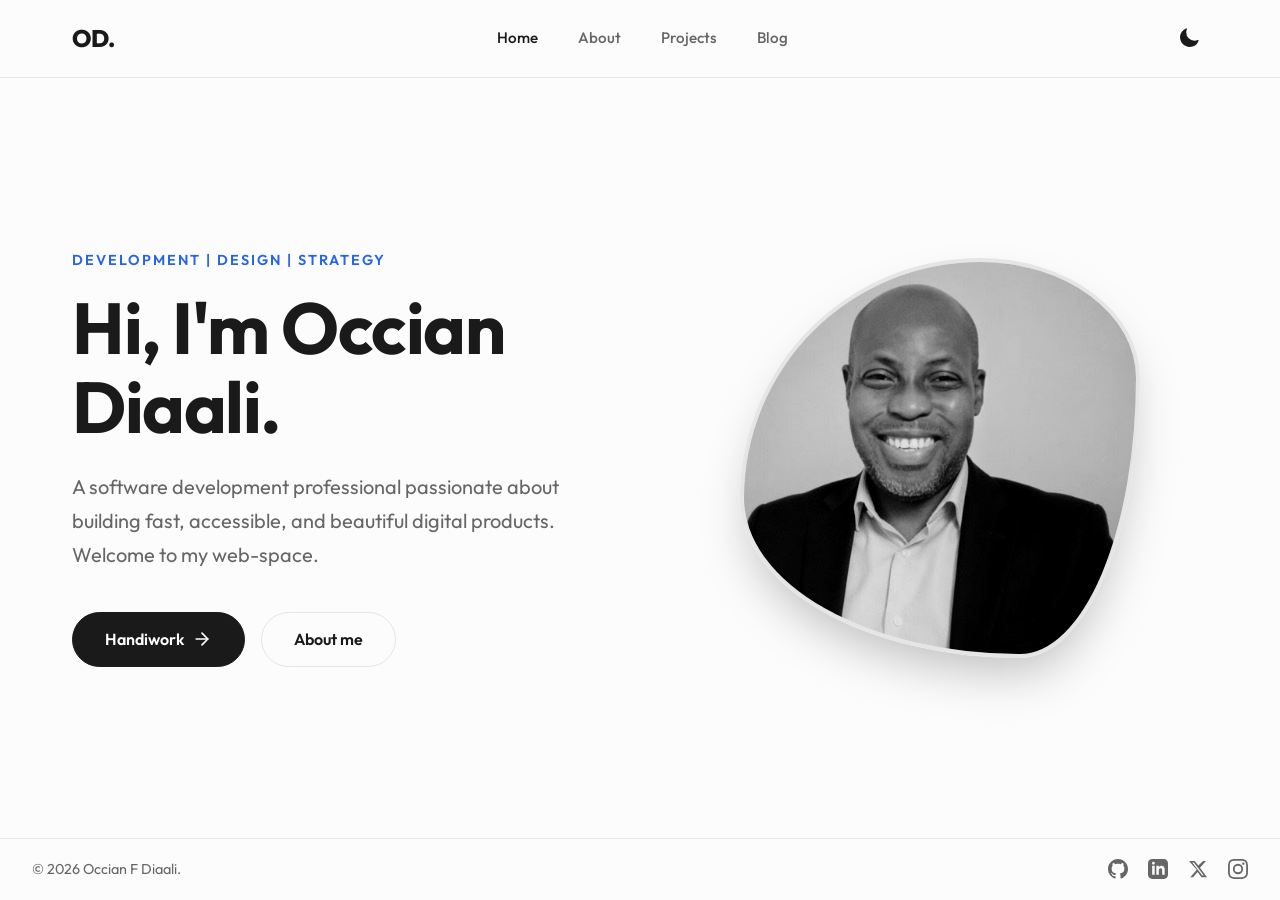
<file: index.html>
<!doctype html>
<html lang="en" data-theme="dark">
  <head>
    <meta charset="UTF-8" />

    <meta name="vibecheck-verification" content="vibe_i4busi0" />
    <!-- <link rel="icon" type="image/svg+xml" href="/pin-map.svg" /> -->
    <link rel="icon" type="image/jpeg" href="/assets/images/profile.jpg" />
    <meta name="viewport" content="width=device-width, initial-scale=1" />
    <title>Occian F Diaali | Software Logician</title>
    <!-- SEO -->
    <meta
      name="description"
      content="Occian F Diaali is a software professional crafting clean, performant web experiences. Available for freelance and full-time opportunities."
    />
    <meta name="author" content="Occian F Diaali" />
    <meta name="robots" content="index, follow" />
    <link rel="canonical" href="https://occiandiaali.github.io/portfolio/" />
    <!-- Open Graph -->
    <meta
      property="og:title"
      content="Occian F Diaali | Full-Stack Developer & UX Designer"
    />
    <meta
      property="og:description"
      content="Full-stack developer and UX designer building clean, performant web experiences."
    />
    <meta property="og:type" content="website" />
    <meta
      property="og:url"
      content="https://occiandiaali.github.io/portfolio/"
    />
    <!-- Fonts -->
    <link rel="preconnect" href="https://fonts.googleapis.com" />
    <link rel="preconnect" href="https://fonts.gstatic.com" crossorigin />
    <link
      href="https://fonts.googleapis.com/css2?family=Outfit:wght@300;400;500;600;700;800&display=swap"
      rel="stylesheet"
    />
    <!-- Stylesheet -->
    <link rel="stylesheet" href="assets/css/styles.css" />
  </head>
  <body>
    <nav class="navbar" id="navbar">
      <div class="nav-container">
        <a href="index.html" class="nav-brand">OD.</a>
        <div class="nav-links" id="nav-links">
          <a href="index.html" class="active">Home</a>
          <a href="about.html">About</a>
          <a href="projects.html">Projects</a>
          <!-- <a href="cv.html">CV</a> -->
          <a href="blog.html">Blog</a>
        </div>
        <div class="nav-controls">
          <button
            class="theme-toggle"
            id="theme-toggle"
            aria-label="Toggle Theme"
          >
            <svg
              id="theme-icon"
              xmlns="http://www.w3.org/2000/svg"
              viewBox="0 0 24 24"
            >
              <path
                d="M12 2.25a.75.75 0 0 1 .75.75v2.25a.75.75 0 0 1-1.5 0V3a.75.75 0 0 1 .75-.75ZM7.5 12a4.5 4.5 0 1 1 9 0 4.5 4.5 0 0 1-9 0ZM18.894 6.166a.75.75 0 0 0-1.06-1.06l-1.591 1.59a.75.75 0 1 0 1.06 1.061l1.591-1.59ZM21.75 12a.75.75 0 0 1-.75.75h-2.25a.75.75 0 0 1 0-1.5H21a.75.75 0 0 1 .75.75ZM17.834 18.894a.75.75 0 0 0 1.06-1.06l-1.59-1.591a.75.75 0 1 0-1.061 1.06l1.59 1.591ZM12 18.75a.75.75 0 0 1 .75.75V21a.75.75 0 0 1-1.5 0v-1.5a.75.75 0 0 1 .75-.75ZM6.166 18.894a.75.75 0 0 1-1.06-1.06l1.59-1.591a.75.75 0 1 1 1.061 1.06l-1.59 1.591ZM2.25 12a.75.75 0 0 1 .75-.75H5.25a.75.75 0 0 1 0 1.5H3a.75.75 0 0 1-.75-.75ZM6.166 6.166a.75.75 0 0 1 1.06-1.06l1.59 1.591a.75.75 0 1 1-1.061 1.06l-1.59-1.591Z"
              />
            </svg>
          </button>
          <button
            class="mobile-toggle"
            id="mobile-toggle"
            aria-label="Toggle Menu"
          >
            <svg
              xmlns="http://www.w3.org/2000/svg"
              width="24"
              height="24"
              fill="none"
              viewBox="0 0 24 24"
              stroke="currentColor"
              stroke-width="2"
            >
              <path
                stroke-linecap="round"
                stroke-linejoin="round"
                d="M4 6h16M4 12h16m-7 6h7"
              />
            </svg>
          </button>
        </div>
      </div>
    </nav>
    <main>
      <section class="hero">
        <div class="hero-content">
          <span class="hero-subtitle">Development | Design | Strategy</span>
          <h1 class="hero-title">Hi, I'm Occian Diaali.</h1>
          <p class="hero-desc">
            A software development professional passionate about building fast,
            accessible, and beautiful digital products. Welcome to my web-space.
          </p>
          <div class="hero-actions">
            <a href="projects.html" class="btn-primary">
              Handiwork
              <svg
                xmlns="http://www.w3.org/2000/svg"
                width="20"
                height="20"
                viewBox="0 0 24 24"
                fill="none"
                stroke="currentColor"
                stroke-width="2"
                stroke-linecap="round"
                stroke-linejoin="round"
              >
                <line x1="5" y1="12" x2="19" y2="12"></line>
                <polyline points="12 5 19 12 12 19"></polyline>
              </svg>
            </a>
            <a href="about.html" class="btn-secondary">About me</a>
          </div>
        </div>
        <div class="hero-image-wrapper">
          <img
            src="assets/images/occian-grey.jpg"
            alt="Occian F Diaali Profile"
            class="hero-image"
          />
        </div>
      </section>
    </main>
    <footer>
      <div class="footer-left">
        &copy; <span id="year">2026</span> Occian F Diaali.
      </div>
      <div class="socials">
        <a
          href="https://github.com/occiandiaali"
          target="_blank"
          rel="noopener noreferrer"
          aria-label="GitHub"
        >
          <svg
            xmlns="http://www.w3.org/2000/svg"
            width="20"
            height="20"
            viewBox="0 0 24 24"
            fill="currentColor"
          >
            <path
              d="M12 0c-6.626 0-12 5.373-12 12 0 5.302 3.438 9.8 8.207 11.387.599.111.793-.261.793-.577v-2.234c-3.338.726-4.033-1.416-4.033-1.416-.546-1.387-1.333-1.756-1.333-1.756-1.089-.745.083-.729.083-.729 1.205.084 1.839 1.237 1.839 1.237 1.07 1.834 2.807 1.304 3.492.997.107-.775.418-1.305.762-1.604-2.665-.305-5.467-1.334-5.467-5.931 0-1.311.469-2.381 1.236-3.221-.124-.303-.535-1.524.117-3.176 0 0 1.008-.322 3.301 1.23.957-.266 1.983-.399 3.003-.404 1.02.005 2.047.138 3.006.404 2.291-1.552 3.297-1.23 3.297-1.23.653 1.653.242 2.874.118 3.176.77.84 1.235 1.911 1.235 3.221 0 4.609-2.807 5.624-5.479 5.921.43.372.823 1.102.823 2.222v3.293c0 .319.192.694.801.576 4.765-1.589 8.199-6.086 8.199-11.386 0-6.627-5.373-12-12-12z"
            />
          </svg>
        </a>
        <a
          href="https://www.linkedin.com/in/occiandiaali/"
          target="_blank"
          rel="noopener noreferrer"
          aria-label="LinkedIn"
        >
          <svg
            xmlns="http://www.w3.org/2000/svg"
            width="20"
            height="20"
            viewBox="0 0 24 24"
            fill="currentColor"
          >
            <path
              d="M19 0h-14c-2.761 0-5 2.239-5 5v14c0 2.761 2.239 5 5 5h14c2.762 0 5-2.239 5-5v-14c0-2.761-2.238-5-5-5zm-11 19h-3v-11h3v11zm-1.5-12.268c-.966 0-1.75-.79-1.75-1.764s.784-1.764 1.75-1.764 1.75.79 1.75 1.764-.783 1.764-1.75 1.764zm13.5 12.268h-3v-5.604c0-3.368-4-3.113-4 0v5.604h-3v-11h3v1.765c1.396-2.586 7-2.777 7 2.476v6.759z"
            />
          </svg>
        </a>
        <a
          href="https://twitter.com/occiandiaali"
          target="_blank"
          rel="noopener noreferrer"
          aria-label="Twitter / X"
        >
          <svg
            xmlns="http://www.w3.org/2000/svg"
            width="20"
            height="20"
            viewBox="0 0 24 24"
            fill="currentColor"
          >
            <path
              d="M18.244 2.25h3.308l-7.227 8.26 8.502 11.24H16.17l-4.714-6.231-5.401 6.231H2.741l7.73-8.835L1.254 2.25H8.08l4.259 5.622 5.905-5.622Zm-1.161 17.52h1.833L7.084 4.126H5.117z"
            />
          </svg>
        </a>
        <a
          href="https://instagram.com/occiandiaali"
          target="_blank"
          rel="noopener noreferrer"
          aria-label="Instagram"
        >
          <svg
            xmlns="http://www.w3.org/2000/svg"
            width="20"
            height="20"
            viewBox="0 0 24 24"
            fill="currentColor"
          >
            <path
              d="M12 2.163c3.204 0 3.584.012 4.85.07 3.252.148 4.771 1.691 4.919 4.919.058 1.265.069 1.645.069 4.849 0 3.205-.012 3.584-.069 4.849-.149 3.225-1.664 4.771-4.919 4.919-1.266.058-1.644.07-4.85.07-3.204 0-3.584-.012-4.849-.07-3.26-.149-4.771-1.699-4.919-4.92-.058-1.265-.07-1.644-.07-4.849 0-3.204.013-3.583.07-4.849.149-3.227 1.664-4.771 4.919-4.919 1.266-.057 1.645-.069 4.849-.069zM12 0C8.741 0 8.333.014 7.053.072 2.695.272.273 2.69.073 7.052.014 8.333 0 8.741 0 12c0 3.259.014 3.668.072 4.948.2 4.358 2.618 6.78 6.98 6.98C8.333 23.986 8.741 24 12 24c3.259 0 3.668-.014 4.948-.072 4.354-.2 6.782-2.618 6.979-6.98.059-1.28.073-1.689.073-4.948 0-3.259-.014-3.667-.072-4.947-.196-4.354-2.617-6.78-6.979-6.98C15.668.014 15.259 0 12 0zm0 5.838a6.162 6.162 0 1 0 0 12.324 6.162 6.162 0 0 0 0-12.324zM12 16a4 4 0 1 1 0-8 4 4 0 0 1 0 8zm6.406-11.845a1.44 1.44 0 1 0 0 2.881 1.44 1.44 0 0 0 0-2.881z"
            />
          </svg>
        </a>
      </div>
    </footer>
    <script src="assets/js/scripts.js"></script>
  </body>
</html>
</file>
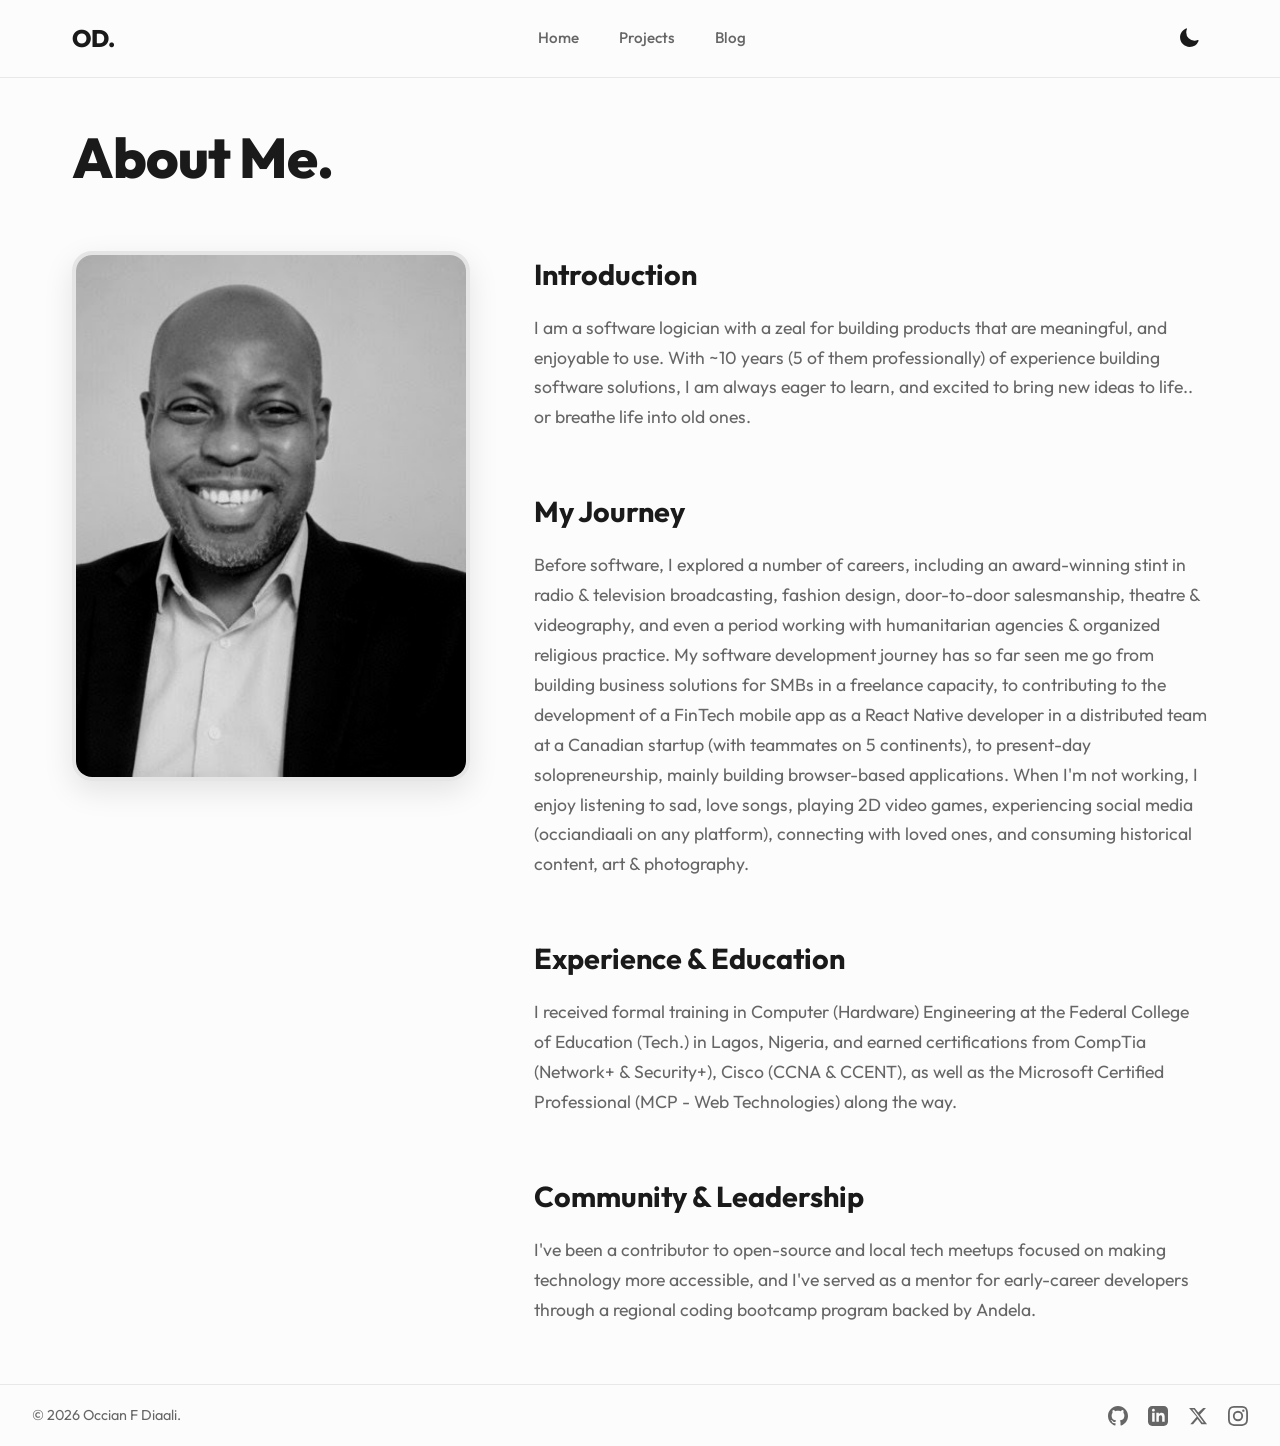
<file: about.html>
<!doctype html>
<html lang="en" data-theme="dark">
  <head>
    <meta charset="UTF-8" />
    <link rel="icon" type="image/jpeg" href="/assets/images/profile.jpg" />
    <meta name="viewport" content="width=device-width, initial-scale=1" />
    <title>About | Occian F Diaali</title>
    <!-- SEO -->
    <meta
      name="description"
      content="Learn about Occian F Diaali — a full-stack developer and UX designer with a background in computer science, user experience, and product development."
    />
    <meta name="author" content="Occian F Diaali" />
    <meta name="robots" content="index, follow" />
    <link
      rel="canonical"
      href="https://occiandiaali.github.io/portfolio/about.html"
    />
    <!-- Open Graph -->
    <meta property="og:title" content="About | Occian F Diaali" />
    <meta
      property="og:description"
      content="Learn about Occian F Diaali — a full-stack developer and UX designer with a background in computer science and product development."
    />
    <meta property="og:type" content="website" />
    <meta
      property="og:url"
      content="https://occiandiaali.github.io/portfolio/about.html"
    />
    <!-- Fonts -->
    <link rel="preconnect" href="https://fonts.googleapis.com" />
    <link rel="preconnect" href="https://fonts.gstatic.com" crossorigin />
    <link
      href="https://fonts.googleapis.com/css2?family=Outfit:wght@300;400;500;600;700;800&display=swap"
      rel="stylesheet"
    />
    <!-- Stylesheet -->
    <link rel="stylesheet" href="assets/css/styles.css" />
  </head>
  <body>
    <nav class="navbar" id="navbar">
      <div class="nav-container">
        <a href="index.html" class="nav-brand">OD.</a>
        <div class="nav-links" id="nav-links">
          <a href="index.html" class="active">Home</a>

          <a href="projects.html">Projects</a>
          <!-- <a href="cv.html">CV</a> -->
          <a href="blog.html">Blog</a>
        </div>
        <div class="nav-controls">
          <button
            class="theme-toggle"
            id="theme-toggle"
            aria-label="Toggle Theme"
          >
            <svg
              id="theme-icon"
              xmlns="http://www.w3.org/2000/svg"
              viewBox="0 0 24 24"
            >
              <path
                d="M12 2.25a.75.75 0 0 1 .75.75v2.25a.75.75 0 0 1-1.5 0V3a.75.75 0 0 1 .75-.75ZM7.5 12a4.5 4.5 0 1 1 9 0 4.5 4.5 0 0 1-9 0ZM18.894 6.166a.75.75 0 0 0-1.06-1.06l-1.591 1.59a.75.75 0 1 0 1.06 1.061l1.591-1.59ZM21.75 12a.75.75 0 0 1-.75.75h-2.25a.75.75 0 0 1 0-1.5H21a.75.75 0 0 1 .75.75ZM17.834 18.894a.75.75 0 0 0 1.06-1.06l-1.59-1.591a.75.75 0 1 0-1.061 1.06l1.59 1.591ZM12 18.75a.75.75 0 0 1 .75.75V21a.75.75 0 0 1-1.5 0v-1.5a.75.75 0 0 1 .75-.75ZM6.166 18.894a.75.75 0 0 1-1.06-1.06l1.59-1.591a.75.75 0 1 1 1.061 1.06l-1.59 1.591ZM2.25 12a.75.75 0 0 1 .75-.75H5.25a.75.75 0 0 1 0 1.5H3a.75.75 0 0 1-.75-.75ZM6.166 6.166a.75.75 0 0 1 1.06-1.06l1.59 1.591a.75.75 0 1 1-1.061 1.06l-1.59-1.591Z"
              />
            </svg>
          </button>
          <button
            class="mobile-toggle"
            id="mobile-toggle"
            aria-label="Toggle Menu"
          >
            <svg
              xmlns="http://www.w3.org/2000/svg"
              width="24"
              height="24"
              fill="none"
              viewBox="0 0 24 24"
              stroke="currentColor"
              stroke-width="2"
            >
              <path
                stroke-linecap="round"
                stroke-linejoin="round"
                d="M4 6h16M4 12h16m-7 6h7"
              />
            </svg>
          </button>
        </div>
      </div>
    </nav>
    <main class="page-main">
      <div class="page-container">
        <h1 class="page-title">About Me.</h1>
        <div class="about-grid">
          <div class="about-image-col">
            <div class="image-stack">
              <img
                src="assets/images/occian-grey.jpg"
                alt="Occian F Diaali"
                class="stack-img main-img"
                loading="lazy"
              />
            </div>
          </div>
          <div class="about-text-col">
            <h2 class="section-heading">Introduction</h2>
            <p class="section-text">
              I am a software logician with a zeal for building products that
              are meaningful, and enjoyable to use. With ~10 years (5 of them
              professionally) of experience building software solutions, I am
              always eager to learn, and excited to bring new ideas to life.. or
              breathe life into old ones.
            </p>
            <h2 class="section-heading mt-2">My Journey</h2>
            <p class="section-text">
              Before software, I explored a number of careers, including an
              award-winning stint in radio &amp; television broadcasting,
              fashion design, door-to-door salesmanship, theatre &amp;
              videography, and even a period working with humanitarian agencies
              &amp; organized religious practice. My software development
              journey has so far seen me go from building business solutions for
              SMBs in a freelance capacity, to contributing to the development
              of a FinTech mobile app as a React Native developer in a
              distributed team at a Canadian startup (with teammates on 5
              continents), to present-day solopreneurship, mainly building
              browser-based applications. When I'm not working, I enjoy
              listening to sad, love songs, playing 2D video games, experiencing
              social media (occiandiaali on any platform), connecting with loved
              ones, and consuming historical content, art &amp; photography.
            </p>
            <!-- <p class="section-text">
              I grew up in a multicultural household and spent several years
              living and studying abroad, which gave me an appreciation for
              diverse perspectives and human-centered design. Outside of work, I
              enjoy hiking, photography, and contributing to open-source
              projects on GitHub.
            </p> -->
            <h2 class="section-heading mt-2">Experience &amp; Education</h2>
            <p class="section-text">
              I received formal training in Computer (Hardware) Engineering at
              the Federal College of Education (Tech.) in Lagos, Nigeria, and
              earned certifications from CompTia (Network+ &amp; Security+),
              Cisco (CCNA &amp; CCENT), as well as the Microsoft Certified
              Professional (MCP - Web Technologies) along the way.
            </p>
            <!-- <p class="section-text">
              I hold professional certificates from CompTia, Cisco, and Microsoft.a Master's in Human-Computer Interaction from State
              University (2024) and a Bachelor's in Computer Science with a
              concentration in Software Engineering (2022). My academic and
              professional background spans frontend development, UX research,
              API design, and agile project management. I hold the AWS Certified
              Developer certification.
            </p> -->
            <!-- <div class="carousel" id="carousel">
              <div class="carousel-slides" id="carousel-slides">
                <img
                  src="assets/images/workspace.jpg"
                  alt="Modern tech office workspace"
                  class="carousel-slide"
                  loading="lazy"
                />
                <img
                  src="assets/images/team-collaboration.jpg"
                  alt="Team collaboration and brainstorming"
                  class="carousel-slide"
                  loading="lazy"
                />
                <img
                  src="assets/images/tech-conference.jpg"
                  alt="Tech conference and professional development"
                  class="carousel-slide"
                  loading="lazy"
                />
              </div>
              <div class="carousel-controls">
                <button
                  class="carousel-btn"
                  id="prev"
                  aria-label="Previous Slide"
                >
                  <svg
                    xmlns="http://www.w3.org/2000/svg"
                    width="24"
                    height="24"
                    viewBox="0 0 24 24"
                    fill="none"
                    stroke="currentColor"
                    stroke-width="2"
                    stroke-linecap="round"
                    stroke-linejoin="round"
                    data-lucide="chevron-left"
                    aria-hidden="true"
                    style="width: 18px; height: 18px"
                    class="lucide lucide-chevron-left"
                  >
                    <path d="m15 18-6-6 6-6"></path>
                  </svg>
                </button>
                <button class="carousel-btn" id="next" aria-label="Next Slide">
                  <svg
                    xmlns="http://www.w3.org/2000/svg"
                    width="24"
                    height="24"
                    viewBox="0 0 24 24"
                    fill="none"
                    stroke="currentColor"
                    stroke-width="2"
                    stroke-linecap="round"
                    stroke-linejoin="round"
                    data-lucide="chevron-right"
                    aria-hidden="true"
                    style="width: 18px; height: 18px"
                    class="lucide lucide-chevron-right"
                  >
                    <path d="m9 18 6-6-6-6"></path>
                  </svg>
                </button>
              </div>
            </div> -->
            <!-- <div class="experience-list">
              <div class="exp-item">
                <span class="exp-year">2022 - 2024</span>
                <div class="exp-details">
                  <h3>Master's in Human-Computer Interaction</h3>
                  <p>State University</p>
                </div>
              </div>
              <div class="exp-item">
                <span class="exp-year">2018 - 2022</span>
                <div class="exp-details">
                  <h3>Bachelor's in Computer Science</h3>
                  <p>Software Engineering Concentration — State University</p>
                </div>
              </div>
            </div> -->
            <h2 class="section-heading mt-2">Community &amp; Leadership</h2>
            <p class="section-text">
              I've been a contributor to open-source and local tech meetups
              focused on making technology more accessible, and I've served as a
              mentor for early-career developers through a regional coding
              bootcamp program backed by Andela.
            </p>
            <!-- <p class="section-text">
              I also volunteer as a workshop facilitator at community coding
              events, helping students from underrepresented backgrounds get
              started with web development and design fundamentals.
            </p> -->
          </div>
        </div>
      </div>
    </main>
    <footer>
      <div class="footer-left">
        &copy; <span id="year">2026</span> Occian F Diaali.
      </div>
      <div class="socials">
        <a
          href="https://github.com/occiandiaali"
          target="_blank"
          rel="noopener noreferrer"
          aria-label="GitHub"
        >
          <svg
            xmlns="http://www.w3.org/2000/svg"
            width="20"
            height="20"
            viewBox="0 0 24 24"
            fill="currentColor"
          >
            <path
              d="M12 0c-6.626 0-12 5.373-12 12 0 5.302 3.438 9.8 8.207 11.387.599.111.793-.261.793-.577v-2.234c-3.338.726-4.033-1.416-4.033-1.416-.546-1.387-1.333-1.756-1.333-1.756-1.089-.745.083-.729.083-.729 1.205.084 1.839 1.237 1.839 1.237 1.07 1.834 2.807 1.304 3.492.997.107-.775.418-1.305.762-1.604-2.665-.305-5.467-1.334-5.467-5.931 0-1.311.469-2.381 1.236-3.221-.124-.303-.535-1.524.117-3.176 0 0 1.008-.322 3.301 1.23.957-.266 1.983-.399 3.003-.404 1.02.005 2.047.138 3.006.404 2.291-1.552 3.297-1.23 3.297-1.23.653 1.653.242 2.874.118 3.176.77.84 1.235 1.911 1.235 3.221 0 4.609-2.807 5.624-5.479 5.921.43.372.823 1.102.823 2.222v3.293c0 .319.192.694.801.576 4.765-1.589 8.199-6.086 8.199-11.386 0-6.627-5.373-12-12-12z"
            />
          </svg>
        </a>
        <a
          href="https://www.linkedin.com/in/occiandiaali/"
          target="_blank"
          rel="noopener noreferrer"
          aria-label="LinkedIn"
        >
          <svg
            xmlns="http://www.w3.org/2000/svg"
            width="20"
            height="20"
            viewBox="0 0 24 24"
            fill="currentColor"
          >
            <path
              d="M19 0h-14c-2.761 0-5 2.239-5 5v14c0 2.761 2.239 5 5 5h14c2.762 0 5-2.239 5-5v-14c0-2.761-2.238-5-5-5zm-11 19h-3v-11h3v11zm-1.5-12.268c-.966 0-1.75-.79-1.75-1.764s.784-1.764 1.75-1.764 1.75.79 1.75 1.764-.783 1.764-1.75 1.764zm13.5 12.268h-3v-5.604c0-3.368-4-3.113-4 0v5.604h-3v-11h3v1.765c1.396-2.586 7-2.777 7 2.476v6.759z"
            />
          </svg>
        </a>
        <a
          href="https://twitter.com/occiandiaali"
          target="_blank"
          rel="noopener noreferrer"
          aria-label="Twitter / X"
        >
          <svg
            xmlns="http://www.w3.org/2000/svg"
            width="20"
            height="20"
            viewBox="0 0 24 24"
            fill="currentColor"
          >
            <path
              d="M18.244 2.25h3.308l-7.227 8.26 8.502 11.24H16.17l-4.714-6.231-5.401 6.231H2.741l7.73-8.835L1.254 2.25H8.08l4.259 5.622 5.905-5.622Zm-1.161 17.52h1.833L7.084 4.126H5.117z"
            />
          </svg>
        </a>
        <a
          href="https://instagram.com/occiandiaali"
          target="_blank"
          rel="noopener noreferrer"
          aria-label="Instagram"
        >
          <svg
            xmlns="http://www.w3.org/2000/svg"
            width="20"
            height="20"
            viewBox="0 0 24 24"
            fill="currentColor"
          >
            <path
              d="M12 2.163c3.204 0 3.584.012 4.85.07 3.252.148 4.771 1.691 4.919 4.919.058 1.265.069 1.645.069 4.849 0 3.205-.012 3.584-.069 4.849-.149 3.225-1.664 4.771-4.919 4.919-1.266.058-1.644.07-4.85.07-3.204 0-3.584-.012-4.849-.07-3.26-.149-4.771-1.699-4.919-4.92-.058-1.265-.07-1.644-.07-4.849 0-3.204.013-3.583.07-4.849.149-3.227 1.664-4.771 4.919-4.919 1.266-.057 1.645-.069 4.849-.069zM12 0C8.741 0 8.333.014 7.053.072 2.695.272.273 2.69.073 7.052.014 8.333 0 8.741 0 12c0 3.259.014 3.668.072 4.948.2 4.358 2.618 6.78 6.98 6.98C8.333 23.986 8.741 24 12 24c3.259 0 3.668-.014 4.948-.072 4.354-.2 6.782-2.618 6.979-6.98.059-1.28.073-1.689.073-4.948 0-3.259-.014-3.667-.072-4.947-.196-4.354-2.617-6.78-6.979-6.98C15.668.014 15.259 0 12 0zm0 5.838a6.162 6.162 0 1 0 0 12.324 6.162 6.162 0 0 0 0-12.324zM12 16a4 4 0 1 1 0-8 4 4 0 0 1 0 8zm6.406-11.845a1.44 1.44 0 1 0 0 2.881 1.44 1.44 0 0 0 0-2.881z"
            />
          </svg>
        </a>
      </div>
    </footer>
    <script src="assets/js/scripts.js"></script>
  </body>
</html>
</file>
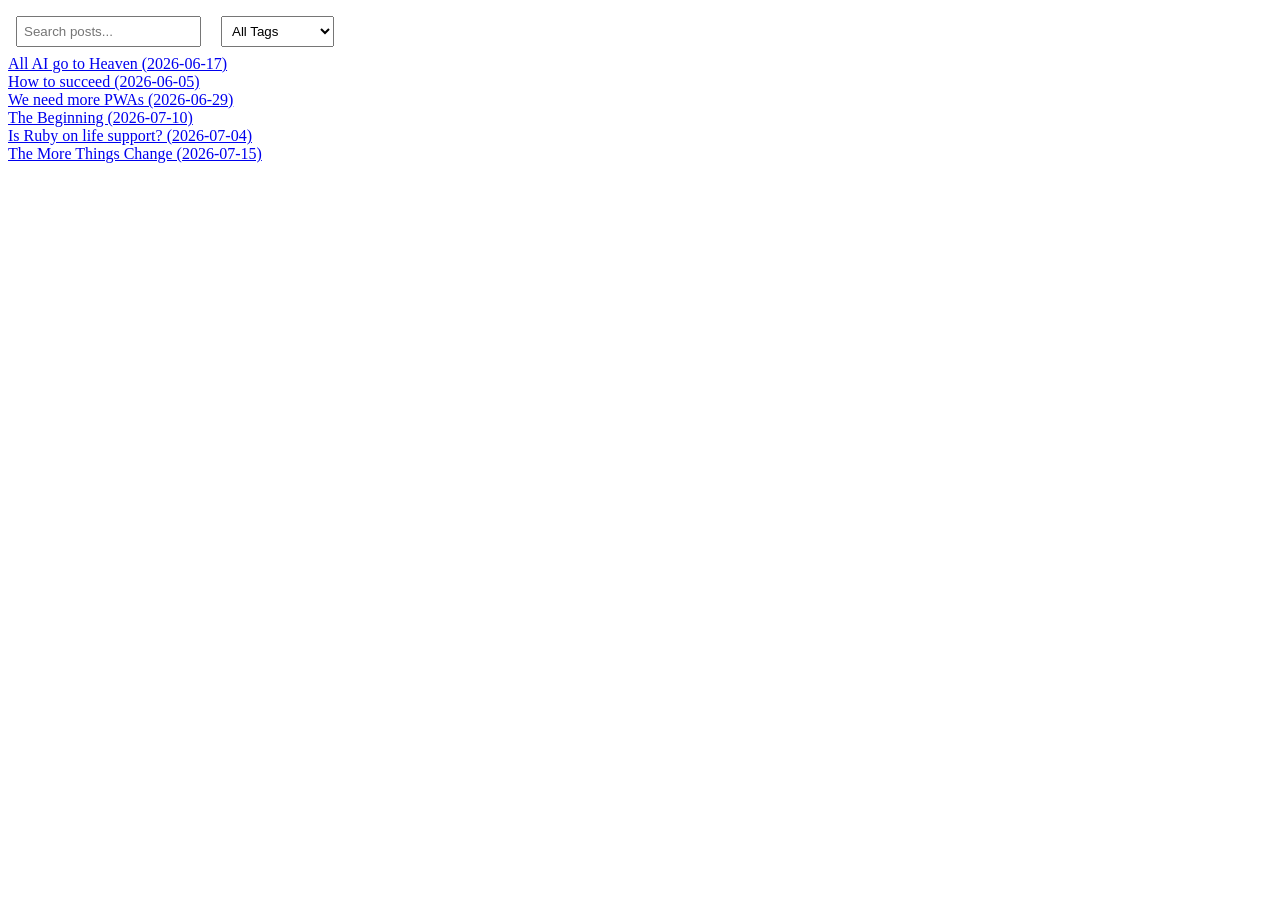
<file: blog-list.html>
<!-- <!doctype html>
<html lang="en">
  <head>
    <meta charset="UTF-8" />
    <link rel="icon" type="image/jpeg" href="/assets/images/profile.jpg" />
    <meta name="viewport" content="width=device-width, initial-scale=1" />
    <title>Blog | Occian F Diaali</title>
  </head>
  <body> -->
<div>
  <input
    type="text"
    id="search"
    placeholder="Search posts..."
    style="padding: 6px; margin: 8px"
  />
  <select id="tag-filter" style="padding: 6px; margin: 8px">
    <option value="">All Tags</option>
  </select>
</div>

<div id="blog-list" class="blog-list"></div>
<script src="assets/js/scripts.js"></script>
<script>
  const listDiv = document.getElementById("blog-list");
  const searchInput = document.getElementById("search");
  const tagFilter = document.getElementById("tag-filter");
  let posts = [];

  //fetch("../posts/posts.json")
  fetch("posts/posts.json")
    .then((res) => res.json())
    .then((data) => {
      posts = data;

      // Auto-generate tags
      const allTags = [...new Set(posts.flatMap((p) => p.tags))];
      allTags.forEach((tag) => {
        const opt = document.createElement("option");
        opt.value = tag;
        opt.textContent = tag;
        tagFilter.appendChild(opt);
      });

      renderList();
    });

  function renderList() {
    listDiv.innerHTML = "";
    const keyword = searchInput.value.toLowerCase();
    const tag = tagFilter.value;

    const filtered = posts.filter((p) => {
      const matchesKeyword = p.title.toLowerCase().includes(keyword);
      const matchesTag = !tag || p.tags.includes(tag);
      return matchesKeyword && matchesTag;
    });

    if (filtered.length === 0) {
      listDiv.innerHTML = "<p>No posts found.</p>";
    } else {
      filtered.forEach((p) => {
        const link = document.createElement("a");
        link.href = `blog-post.html?file=${p.file}`;
        link.textContent = `${p.title} (${p.date})`;
        listDiv.appendChild(link);
        listDiv.appendChild(document.createElement("br"));
      });
    }
  }

  searchInput.addEventListener("input", renderList);
  tagFilter.addEventListener("change", renderList);
</script>
<!-- </body>
</html> -->
</file>
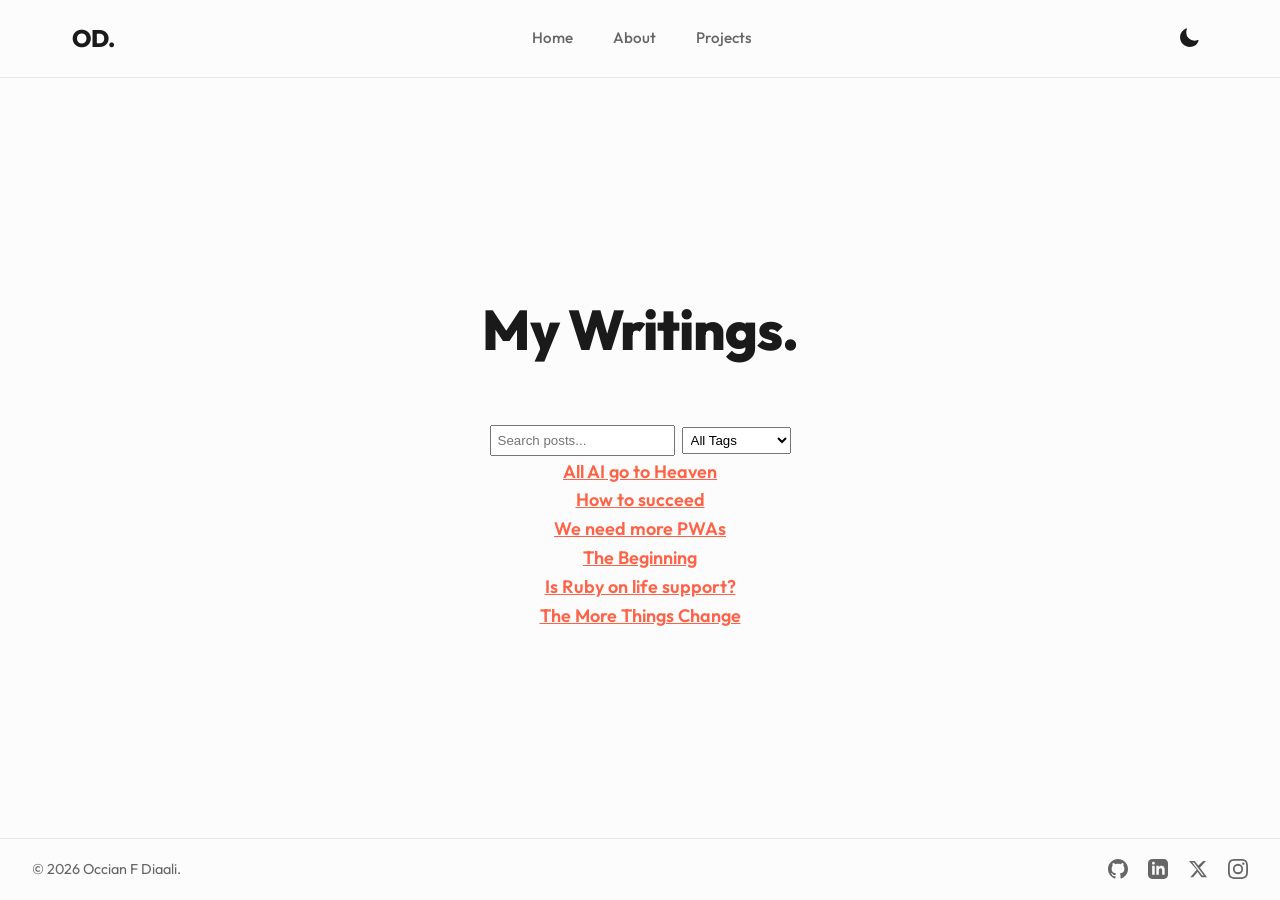
<file: blog.html>
<!doctype html>
<html lang="en" data-theme="dark">
  <head>
    <meta charset="UTF-8" />
    <link rel="icon" type="image/jpeg" href="/assets/images/profile.jpg" />
    <meta name="viewport" content="width=device-width, initial-scale=1" />
    <title>Blog | Occian F Diaali</title>
    <!-- SEO -->
    <meta
      name="description"
      content="View and download Occian F Diaali's resume. Full-stack developer and UX designer with a Master's in HCI and AWS Developer certification."
    />
    <meta name="author" content="Occian F Diaali" />
    <meta name="robots" content="index, follow" />
    <link
      rel="canonical"
      href="https://occiandiaali.github.io/portfolio/resume.html"
    />
    <!-- Open Graph -->
    <meta property="og:title" content="Resume | Occian F Diaali" />
    <meta
      property="og:description"
      content="Full-stack developer and UX designer with a Master's in HCI and AWS Developer certification."
    />
    <meta property="og:type" content="website" />
    <meta
      property="og:url"
      content="https://occiandiaali.github.io/portfolio/resume.html"
    />
    <!-- Fonts -->
    <link rel="preconnect" href="https://fonts.googleapis.com" />
    <link rel="preconnect" href="https://fonts.gstatic.com" crossorigin />
    <link
      href="https://fonts.googleapis.com/css2?family=Outfit:wght@300;400;500;600;700;800&display=swap"
      rel="stylesheet"
    />
    <!-- Stylesheet -->
    <link rel="stylesheet" href="assets/css/styles.css" />
  </head>
  <body>
    <nav class="navbar" id="navbar">
      <div class="nav-container">
        <a href="index.html" class="nav-brand">OD.</a>
        <div class="nav-links" id="nav-links">
          <a href="index.html" class="active">Home</a>
          <a href="about.html">About</a>
          <a href="projects.html">Projects</a>
          <!-- <a href="cv.html">CV</a> -->
        </div>
        <div class="nav-controls">
          <button
            class="theme-toggle"
            id="theme-toggle"
            aria-label="Toggle Theme"
          >
            <svg
              id="theme-icon"
              xmlns="http://www.w3.org/2000/svg"
              viewBox="0 0 24 24"
            >
              <path
                d="M12 2.25a.75.75 0 0 1 .75.75v2.25a.75.75 0 0 1-1.5 0V3a.75.75 0 0 1 .75-.75ZM7.5 12a4.5 4.5 0 1 1 9 0 4.5 4.5 0 0 1-9 0ZM18.894 6.166a.75.75 0 0 0-1.06-1.06l-1.591 1.59a.75.75 0 1 0 1.06 1.061l1.591-1.59ZM21.75 12a.75.75 0 0 1-.75.75h-2.25a.75.75 0 0 1 0-1.5H21a.75.75 0 0 1 .75.75ZM17.834 18.894a.75.75 0 0 0 1.06-1.06l-1.59-1.591a.75.75 0 1 0-1.061 1.06l1.59 1.591ZM12 18.75a.75.75 0 0 1 .75.75V21a.75.75 0 0 1-1.5 0v-1.5a.75.75 0 0 1 .75-.75ZM6.166 18.894a.75.75 0 0 1-1.06-1.06l1.59-1.591a.75.75 0 1 1 1.061 1.06l-1.59 1.591ZM2.25 12a.75.75 0 0 1 .75-.75H5.25a.75.75 0 0 1 0 1.5H3a.75.75 0 0 1-.75-.75ZM6.166 6.166a.75.75 0 0 1 1.06-1.06l1.59 1.591a.75.75 0 1 1-1.061 1.06l-1.59-1.591Z"
              />
            </svg>
          </button>
          <button
            class="mobile-toggle"
            id="mobile-toggle"
            aria-label="Toggle Menu"
          >
            <svg
              xmlns="http://www.w3.org/2000/svg"
              width="24"
              height="24"
              fill="none"
              viewBox="0 0 24 24"
              stroke="currentColor"
              stroke-width="2"
            >
              <path
                stroke-linecap="round"
                stroke-linejoin="round"
                d="M4 6h16M4 12h16m-7 6h7"
              />
            </svg>
          </button>
        </div>
      </div>
    </nav>
    <main class="page-main">
      <div class="page-container" style="max-width: 800px; text-align: center">
        <h1 class="page-title">My Writings.</h1>
        <div>
          <input
            type="text"
            id="search"
            placeholder="Search posts..."
            style="padding: 6px; margin: 2px"
          />
          <select id="tag-filter" style="padding: 4px; margin: 2px">
            <option value="">All Tags</option>
          </select>
        </div>
        <div id="posts-grid" class="posts-grid"></div>
        <!-- <iframe
          src="https://countdowntoevent.onrender.com/e/coming-soon--2002"
          width="100%"
          height="300"
          style="border: none; border-radius: 8px"
          allow="payment"
        ></iframe> -->
        <!-- <iframe
          src="blog-list.html"
          style="width: 100%; height: 100vh; border: none"
        ></iframe> -->
      </div>
    </main>
    <footer>
      <div class="footer-left">
        &copy; <span id="year">2026</span> Occian F Diaali.
      </div>
      <div class="socials">
        <a
          href="https://github.com/occiandiaali"
          target="_blank"
          rel="noopener noreferrer"
          aria-label="GitHub"
        >
          <svg
            xmlns="http://www.w3.org/2000/svg"
            width="20"
            height="20"
            viewBox="0 0 24 24"
            fill="currentColor"
          >
            <path
              d="M12 0c-6.626 0-12 5.373-12 12 0 5.302 3.438 9.8 8.207 11.387.599.111.793-.261.793-.577v-2.234c-3.338.726-4.033-1.416-4.033-1.416-.546-1.387-1.333-1.756-1.333-1.756-1.089-.745.083-.729.083-.729 1.205.084 1.839 1.237 1.839 1.237 1.07 1.834 2.807 1.304 3.492.997.107-.775.418-1.305.762-1.604-2.665-.305-5.467-1.334-5.467-5.931 0-1.311.469-2.381 1.236-3.221-.124-.303-.535-1.524.117-3.176 0 0 1.008-.322 3.301 1.23.957-.266 1.983-.399 3.003-.404 1.02.005 2.047.138 3.006.404 2.291-1.552 3.297-1.23 3.297-1.23.653 1.653.242 2.874.118 3.176.77.84 1.235 1.911 1.235 3.221 0 4.609-2.807 5.624-5.479 5.921.43.372.823 1.102.823 2.222v3.293c0 .319.192.694.801.576 4.765-1.589 8.199-6.086 8.199-11.386 0-6.627-5.373-12-12-12z"
            />
          </svg>
        </a>
        <a
          href="https://www.linkedin.com/in/occiandiaali/"
          target="_blank"
          rel="noopener noreferrer"
          aria-label="LinkedIn"
        >
          <svg
            xmlns="http://www.w3.org/2000/svg"
            width="20"
            height="20"
            viewBox="0 0 24 24"
            fill="currentColor"
          >
            <path
              d="M19 0h-14c-2.761 0-5 2.239-5 5v14c0 2.761 2.239 5 5 5h14c2.762 0 5-2.239 5-5v-14c0-2.761-2.238-5-5-5zm-11 19h-3v-11h3v11zm-1.5-12.268c-.966 0-1.75-.79-1.75-1.764s.784-1.764 1.75-1.764 1.75.79 1.75 1.764-.783 1.764-1.75 1.764zm13.5 12.268h-3v-5.604c0-3.368-4-3.113-4 0v5.604h-3v-11h3v1.765c1.396-2.586 7-2.777 7 2.476v6.759z"
            />
          </svg>
        </a>
        <a
          href="https://twitter.com/occiandiaali"
          target="_blank"
          rel="noopener noreferrer"
          aria-label="Twitter / X"
        >
          <svg
            xmlns="http://www.w3.org/2000/svg"
            width="20"
            height="20"
            viewBox="0 0 24 24"
            fill="currentColor"
          >
            <path
              d="M18.244 2.25h3.308l-7.227 8.26 8.502 11.24H16.17l-4.714-6.231-5.401 6.231H2.741l7.73-8.835L1.254 2.25H8.08l4.259 5.622 5.905-5.622Zm-1.161 17.52h1.833L7.084 4.126H5.117z"
            />
          </svg>
        </a>
        <a
          href="https://instagram.com/occiandiaali"
          target="_blank"
          rel="noopener noreferrer"
          aria-label="Instagram"
        >
          <svg
            xmlns="http://www.w3.org/2000/svg"
            width="20"
            height="20"
            viewBox="0 0 24 24"
            fill="currentColor"
          >
            <path
              d="M12 2.163c3.204 0 3.584.012 4.85.07 3.252.148 4.771 1.691 4.919 4.919.058 1.265.069 1.645.069 4.849 0 3.205-.012 3.584-.069 4.849-.149 3.225-1.664 4.771-4.919 4.919-1.266.058-1.644.07-4.85.07-3.204 0-3.584-.012-4.849-.07-3.26-.149-4.771-1.699-4.919-4.92-.058-1.265-.07-1.644-.07-4.849 0-3.204.013-3.583.07-4.849.149-3.227 1.664-4.771 4.919-4.919 1.266-.057 1.645-.069 4.849-.069zM12 0C8.741 0 8.333.014 7.053.072 2.695.272.273 2.69.073 7.052.014 8.333 0 8.741 0 12c0 3.259.014 3.668.072 4.948.2 4.358 2.618 6.78 6.98 6.98C8.333 23.986 8.741 24 12 24c3.259 0 3.668-.014 4.948-.072 4.354-.2 6.782-2.618 6.979-6.98.059-1.28.073-1.689.073-4.948 0-3.259-.014-3.667-.072-4.947-.196-4.354-2.617-6.78-6.979-6.98C15.668.014 15.259 0 12 0zm0 5.838a6.162 6.162 0 1 0 0 12.324 6.162 6.162 0 0 0 0-12.324zM12 16a4 4 0 1 1 0-8 4 4 0 0 1 0 8zm6.406-11.845a1.44 1.44 0 1 0 0 2.881 1.44 1.44 0 0 0 0-2.881z"
            />
          </svg>
        </a>
      </div>
    </footer>
    <script src="assets/js/scripts.js"></script>
    <!-- <script>
      const postFiles = [
        "posts/introduction-post.md",
        "posts/how-to-succeed.md",
        "posts/i-made-money.md",
        "posts/step1-is-the-hardest.md",
      ];
      const posts = [];

      Promise.all(
        postFiles.map((file) =>
          fetch(file)
            .then((res) => res.text())
            .then((md) => {
              // Extract title
              const titleMatch = md.match(/^# (.*)/m);
              const title = titleMatch ? titleMatch[1] : "Untitled";

              // Extract published date
              // const dateMatch = md.match(/\*Published:\s*(.*)\*/);
              // const dateStr = dateMatch ? dateMatch[1] : "";
              // const date = dateStr ? new Date(dateStr) : new Date();
              // Extract published date
              const dateMatch = md.match(/^Published:\s*(.*)$/m);
              const dateStr = dateMatch ? dateMatch[1].trim() : "";
              const date = new Date(dateStr); //dateStr ? new Date(dateStr) : new Date();

              // Extract first paragraph as excerpt
              const paragraphs = md.split(/\n\n+/);
              let excerpt = "";
              for (let p of paragraphs) {
                if (
                  !p.startsWith("#") &&
                  !p.startsWith("*") &&
                  p.trim().length > 0
                ) {
                  excerpt = p.replace(/\n/g, " ");
                  break;
                }
              }

              posts.push({ file, title, date, excerpt });
            }),
        ),
      ).then(() => {
        // Sort newest first
        posts.sort((a, b) => b.date - a.date);

        /*   const grid = document.getElementById("posts-grid");
        posts.forEach((p) => {
          const card = document.createElement("div");
          card.className = "post-card";
          card.innerHTML = `
          <h2>${p.title}</h2>
          <p><em>${p.date.toDateString()}</em></p>
          <p>${p.excerpt}</p>
          <a href="blog-post.html?post=${p.file.split("/").pop()}">Read more..</a>
        `;
          grid.appendChild(card);
        });
        */
      });
    </script> -->
    <script>
      // const postFiles = [
      //   "posts/introduction-post.md",
      //   "posts/how-to-succeed.md",
      //   "posts/i-made-money.md",
      //   "posts/step1-is-the-hardest.md",
      // ];
      const grid = document.getElementById("posts-grid");
      const searchInput = document.getElementById("search");
      const tagFilter = document.getElementById("tag-filter");

      let posts = [];
      fetch("posts/posts.json")
        .then((res) => res.json())
        .then((data) => {
          posts = data;

          //  console.log(">>>>>", JSON.stringify(posts));

          // Auto-generate tags
          const allTags = [...new Set(posts.flatMap((p) => p.tags))];
          allTags.forEach((tag) => {
            const opt = document.createElement("option");
            opt.value = tag;
            opt.textContent = tag;
            tagFilter.appendChild(opt);
          });
          renderList();
        });
      // const posts = [
      //   "posts/my-first-post.md",
      //   "posts/all-ai-go-to-heaven.md",
      //   "posts/how-to-succeed.md",
      // ];
      // // Auto-generate tags
      // const allTags = [...new Set(posts.flatMap((p) => p.tags))];
      // allTags.forEach((tag) => {
      //   const opt = document.createElement("option");
      //   opt.value = tag;
      //   opt.textContent = tag;
      //   tagFilter.appendChild(opt);
      // });
      // renderList();

      function renderList() {
        grid.innerHTML = "";
        const keyword = searchInput.value.toLowerCase();
        const tag = tagFilter.value;

        const filtered = posts.filter((p) => {
          const matchesKeyword = p.title.toLowerCase().includes(keyword);
          const matchesTag = !tag || p.tags.includes(tag);
          return matchesKeyword && matchesTag;
        });

        if (filtered.length === 0) {
          grid.innerHTML = "<p>No posts found.</p>";
        } else {
          filtered.forEach((p) => {
            const link = document.createElement("a");
            link.href = `blog-post.html?file=${p.file}`;
            // link.textContent = `${p.title} (${p.date})`;

            link.textContent = `${p.title}`;
            link.style.color = "tomato";
            link.style.fontWeight = "600";
            link.style.fontSize = "large";

            grid.appendChild(link);
            grid.appendChild(document.createElement("br"));
          });
        }
      }

      searchInput.addEventListener("input", renderList);
      tagFilter.addEventListener("change", renderList);
    </script>
  </body>
</html>
</file>
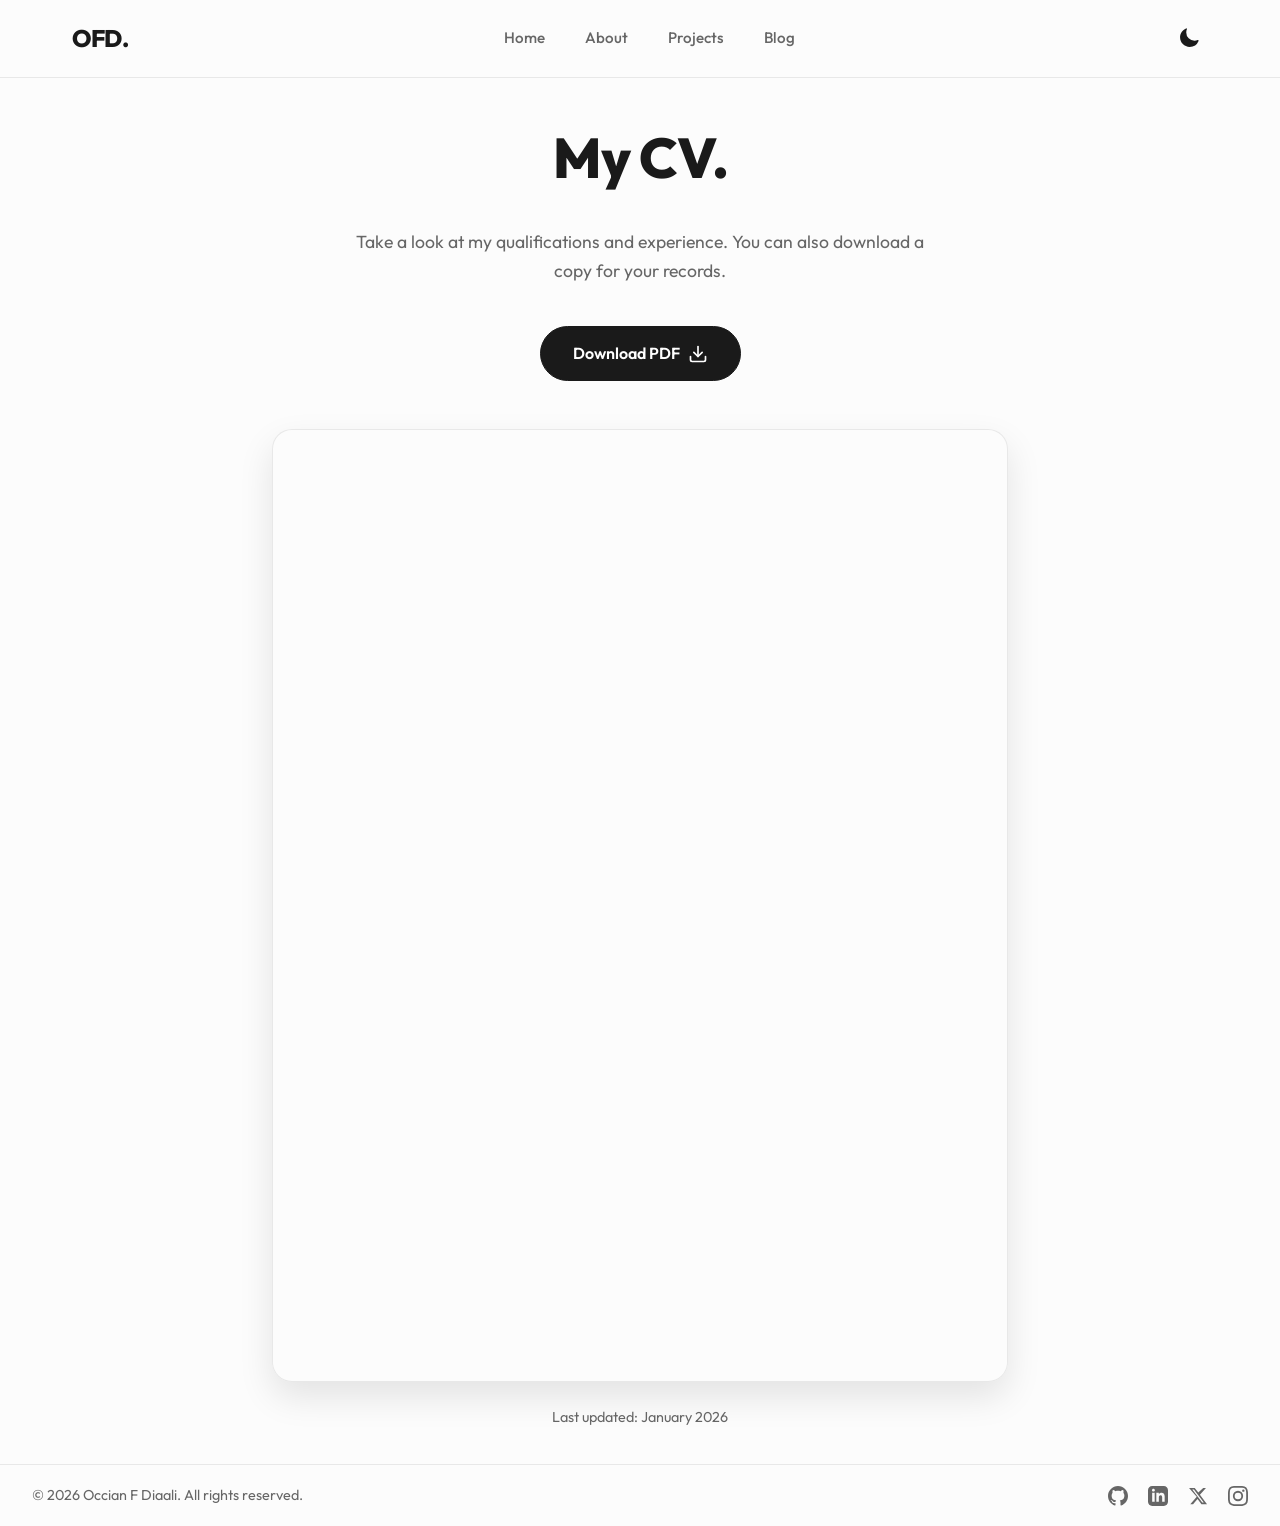
<file: cv.html>
<!doctype html>
<html lang="en" data-theme="dark">
  <head>
    <meta charset="UTF-8" />
    <link rel="icon" type="image/jpeg" href="/assets/images/profile.jpg" />
    <meta name="viewport" content="width=device-width, initial-scale=1" />
    <title>CV | Occian F Diaali</title>
    <!-- SEO -->
    <meta
      name="description"
      content="View and download Occian F Diaali's resume. Full-stack developer and UX designer with a Master's in HCI and AWS Developer certification."
    />
    <meta name="author" content="Occian F Diaali" />
    <meta name="robots" content="index, follow" />
    <link
      rel="canonical"
      href="https://occiandiaali.github.io/portfolio/resume.html"
    />
    <!-- Open Graph -->
    <meta property="og:title" content="Resume | Occian F Diaali" />
    <meta
      property="og:description"
      content="Full-stack developer and UX designer with a Master's in HCI and AWS Developer certification."
    />
    <meta property="og:type" content="website" />
    <meta
      property="og:url"
      content="https://occiandiaali.github.io/portfolio/resume.html"
    />
    <!-- Fonts -->
    <link rel="preconnect" href="https://fonts.googleapis.com" />
    <link rel="preconnect" href="https://fonts.gstatic.com" crossorigin />
    <link
      href="https://fonts.googleapis.com/css2?family=Outfit:wght@300;400;500;600;700;800&display=swap"
      rel="stylesheet"
    />
    <!-- Stylesheet -->
    <link rel="stylesheet" href="assets/css/styles.css" />
  </head>
  <body>
    <nav class="navbar" id="navbar">
      <div class="nav-container">
        <a href="index.html" class="nav-brand">OFD.</a>
        <div class="nav-links" id="nav-links">
          <a href="index.html" class="active">Home</a>
          <a href="about.html">About</a>
          <a href="projects.html">Projects</a>

          <a href="blog.html">Blog</a>
        </div>
        <div class="nav-controls">
          <button
            class="theme-toggle"
            id="theme-toggle"
            aria-label="Toggle Theme"
          >
            <svg
              id="theme-icon"
              xmlns="http://www.w3.org/2000/svg"
              viewBox="0 0 24 24"
            >
              <path
                d="M12 2.25a.75.75 0 0 1 .75.75v2.25a.75.75 0 0 1-1.5 0V3a.75.75 0 0 1 .75-.75ZM7.5 12a4.5 4.5 0 1 1 9 0 4.5 4.5 0 0 1-9 0ZM18.894 6.166a.75.75 0 0 0-1.06-1.06l-1.591 1.59a.75.75 0 1 0 1.06 1.061l1.591-1.59ZM21.75 12a.75.75 0 0 1-.75.75h-2.25a.75.75 0 0 1 0-1.5H21a.75.75 0 0 1 .75.75ZM17.834 18.894a.75.75 0 0 0 1.06-1.06l-1.59-1.591a.75.75 0 1 0-1.061 1.06l1.59 1.591ZM12 18.75a.75.75 0 0 1 .75.75V21a.75.75 0 0 1-1.5 0v-1.5a.75.75 0 0 1 .75-.75ZM6.166 18.894a.75.75 0 0 1-1.06-1.06l1.59-1.591a.75.75 0 1 1 1.061 1.06l-1.59 1.591ZM2.25 12a.75.75 0 0 1 .75-.75H5.25a.75.75 0 0 1 0 1.5H3a.75.75 0 0 1-.75-.75ZM6.166 6.166a.75.75 0 0 1 1.06-1.06l1.59 1.591a.75.75 0 1 1-1.061 1.06l-1.59-1.591Z"
              />
            </svg>
          </button>
          <button
            class="mobile-toggle"
            id="mobile-toggle"
            aria-label="Toggle Menu"
          >
            <svg
              xmlns="http://www.w3.org/2000/svg"
              width="24"
              height="24"
              fill="none"
              viewBox="0 0 24 24"
              stroke="currentColor"
              stroke-width="2"
            >
              <path
                stroke-linecap="round"
                stroke-linejoin="round"
                d="M4 6h16M4 12h16m-7 6h7"
              />
            </svg>
          </button>
        </div>
      </div>
    </nav>
    <main class="page-main">
      <div class="page-container" style="max-width: 800px; text-align: center">
        <h1 class="page-title" style="margin-bottom: 1.5rem">My CV.</h1>
        <p class="section-text" style="max-width: 600px; margin: 0 auto 2.5rem">
          Take a look at my qualifications and experience. You can also download
          a copy for your records.
        </p>
        <div class="resume-actions" style="margin-bottom: 3rem">
          <!-- TODO: Replace the href with the path to your actual resume PDF -->
          <a href="assets/documents/resume.pdf" class="btn-primary" download>
            Download PDF
            <svg
              xmlns="http://www.w3.org/2000/svg"
              width="20"
              height="20"
              viewBox="0 0 24 24"
              fill="none"
              stroke="currentColor"
              stroke-width="2"
              stroke-linecap="round"
              stroke-linejoin="round"
            >
              <path d="M21 15v4a2 2 0 0 1-2 2H5a2 2 0 0 1-2-2v-4"></path>
              <polyline points="7 10 12 15 17 10"></polyline>
              <line x1="12" y1="15" x2="12" y2="3"></line>
            </svg>
          </a>
        </div>
        <div class="resume-container">
          <!-- TODO: Replace the src with the path to your actual resume PDF -->
          <!-- <iframe
            src="assets/images/resume.pdf"
            class="resume-frame"
            title="Occian F Diaali Resume"
            allowfullscreen
          ></iframe> -->
        </div>
        <p class="updated-note">Last updated: January 2026</p>
      </div>
    </main>
    <footer>
      <div class="footer-left">
        &copy; <span id="year">2026</span> Occian F Diaali. All rights reserved.
      </div>
      <div class="socials">
        <a
          href="https://github.com/occiandiaali"
          target="_blank"
          rel="noopener noreferrer"
          aria-label="GitHub"
        >
          <svg
            xmlns="http://www.w3.org/2000/svg"
            width="20"
            height="20"
            viewBox="0 0 24 24"
            fill="currentColor"
          >
            <path
              d="M12 0c-6.626 0-12 5.373-12 12 0 5.302 3.438 9.8 8.207 11.387.599.111.793-.261.793-.577v-2.234c-3.338.726-4.033-1.416-4.033-1.416-.546-1.387-1.333-1.756-1.333-1.756-1.089-.745.083-.729.083-.729 1.205.084 1.839 1.237 1.839 1.237 1.07 1.834 2.807 1.304 3.492.997.107-.775.418-1.305.762-1.604-2.665-.305-5.467-1.334-5.467-5.931 0-1.311.469-2.381 1.236-3.221-.124-.303-.535-1.524.117-3.176 0 0 1.008-.322 3.301 1.23.957-.266 1.983-.399 3.003-.404 1.02.005 2.047.138 3.006.404 2.291-1.552 3.297-1.23 3.297-1.23.653 1.653.242 2.874.118 3.176.77.84 1.235 1.911 1.235 3.221 0 4.609-2.807 5.624-5.479 5.921.43.372.823 1.102.823 2.222v3.293c0 .319.192.694.801.576 4.765-1.589 8.199-6.086 8.199-11.386 0-6.627-5.373-12-12-12z"
            />
          </svg>
        </a>
        <a
          href="https://www.linkedin.com/in/occiandiaali/"
          target="_blank"
          rel="noopener noreferrer"
          aria-label="LinkedIn"
        >
          <svg
            xmlns="http://www.w3.org/2000/svg"
            width="20"
            height="20"
            viewBox="0 0 24 24"
            fill="currentColor"
          >
            <path
              d="M19 0h-14c-2.761 0-5 2.239-5 5v14c0 2.761 2.239 5 5 5h14c2.762 0 5-2.239 5-5v-14c0-2.761-2.238-5-5-5zm-11 19h-3v-11h3v11zm-1.5-12.268c-.966 0-1.75-.79-1.75-1.764s.784-1.764 1.75-1.764 1.75.79 1.75 1.764-.783 1.764-1.75 1.764zm13.5 12.268h-3v-5.604c0-3.368-4-3.113-4 0v5.604h-3v-11h3v1.765c1.396-2.586 7-2.777 7 2.476v6.759z"
            />
          </svg>
        </a>
        <a
          href="https://twitter.com/occiandiaali"
          target="_blank"
          rel="noopener noreferrer"
          aria-label="Twitter / X"
        >
          <svg
            xmlns="http://www.w3.org/2000/svg"
            width="20"
            height="20"
            viewBox="0 0 24 24"
            fill="currentColor"
          >
            <path
              d="M18.244 2.25h3.308l-7.227 8.26 8.502 11.24H16.17l-4.714-6.231-5.401 6.231H2.741l7.73-8.835L1.254 2.25H8.08l4.259 5.622 5.905-5.622Zm-1.161 17.52h1.833L7.084 4.126H5.117z"
            />
          </svg>
        </a>
        <a
          href="https://instagram.com/occiandiaali"
          target="_blank"
          rel="noopener noreferrer"
          aria-label="Instagram"
        >
          <svg
            xmlns="http://www.w3.org/2000/svg"
            width="20"
            height="20"
            viewBox="0 0 24 24"
            fill="currentColor"
          >
            <path
              d="M12 2.163c3.204 0 3.584.012 4.85.07 3.252.148 4.771 1.691 4.919 4.919.058 1.265.069 1.645.069 4.849 0 3.205-.012 3.584-.069 4.849-.149 3.225-1.664 4.771-4.919 4.919-1.266.058-1.644.07-4.85.07-3.204 0-3.584-.012-4.849-.07-3.26-.149-4.771-1.699-4.919-4.92-.058-1.265-.07-1.644-.07-4.849 0-3.204.013-3.583.07-4.849.149-3.227 1.664-4.771 4.919-4.919 1.266-.057 1.645-.069 4.849-.069zM12 0C8.741 0 8.333.014 7.053.072 2.695.272.273 2.69.073 7.052.014 8.333 0 8.741 0 12c0 3.259.014 3.668.072 4.948.2 4.358 2.618 6.78 6.98 6.98C8.333 23.986 8.741 24 12 24c3.259 0 3.668-.014 4.948-.072 4.354-.2 6.782-2.618 6.979-6.98.059-1.28.073-1.689.073-4.948 0-3.259-.014-3.667-.072-4.947-.196-4.354-2.617-6.78-6.979-6.98C15.668.014 15.259 0 12 0zm0 5.838a6.162 6.162 0 1 0 0 12.324 6.162 6.162 0 0 0 0-12.324zM12 16a4 4 0 1 1 0-8 4 4 0 0 1 0 8zm6.406-11.845a1.44 1.44 0 1 0 0 2.881 1.44 1.44 0 0 0 0-2.881z"
            />
          </svg>
        </a>
      </div>
    </footer>
    <script src="assets/js/scripts.js"></script>
  </body>
</html>
</file>
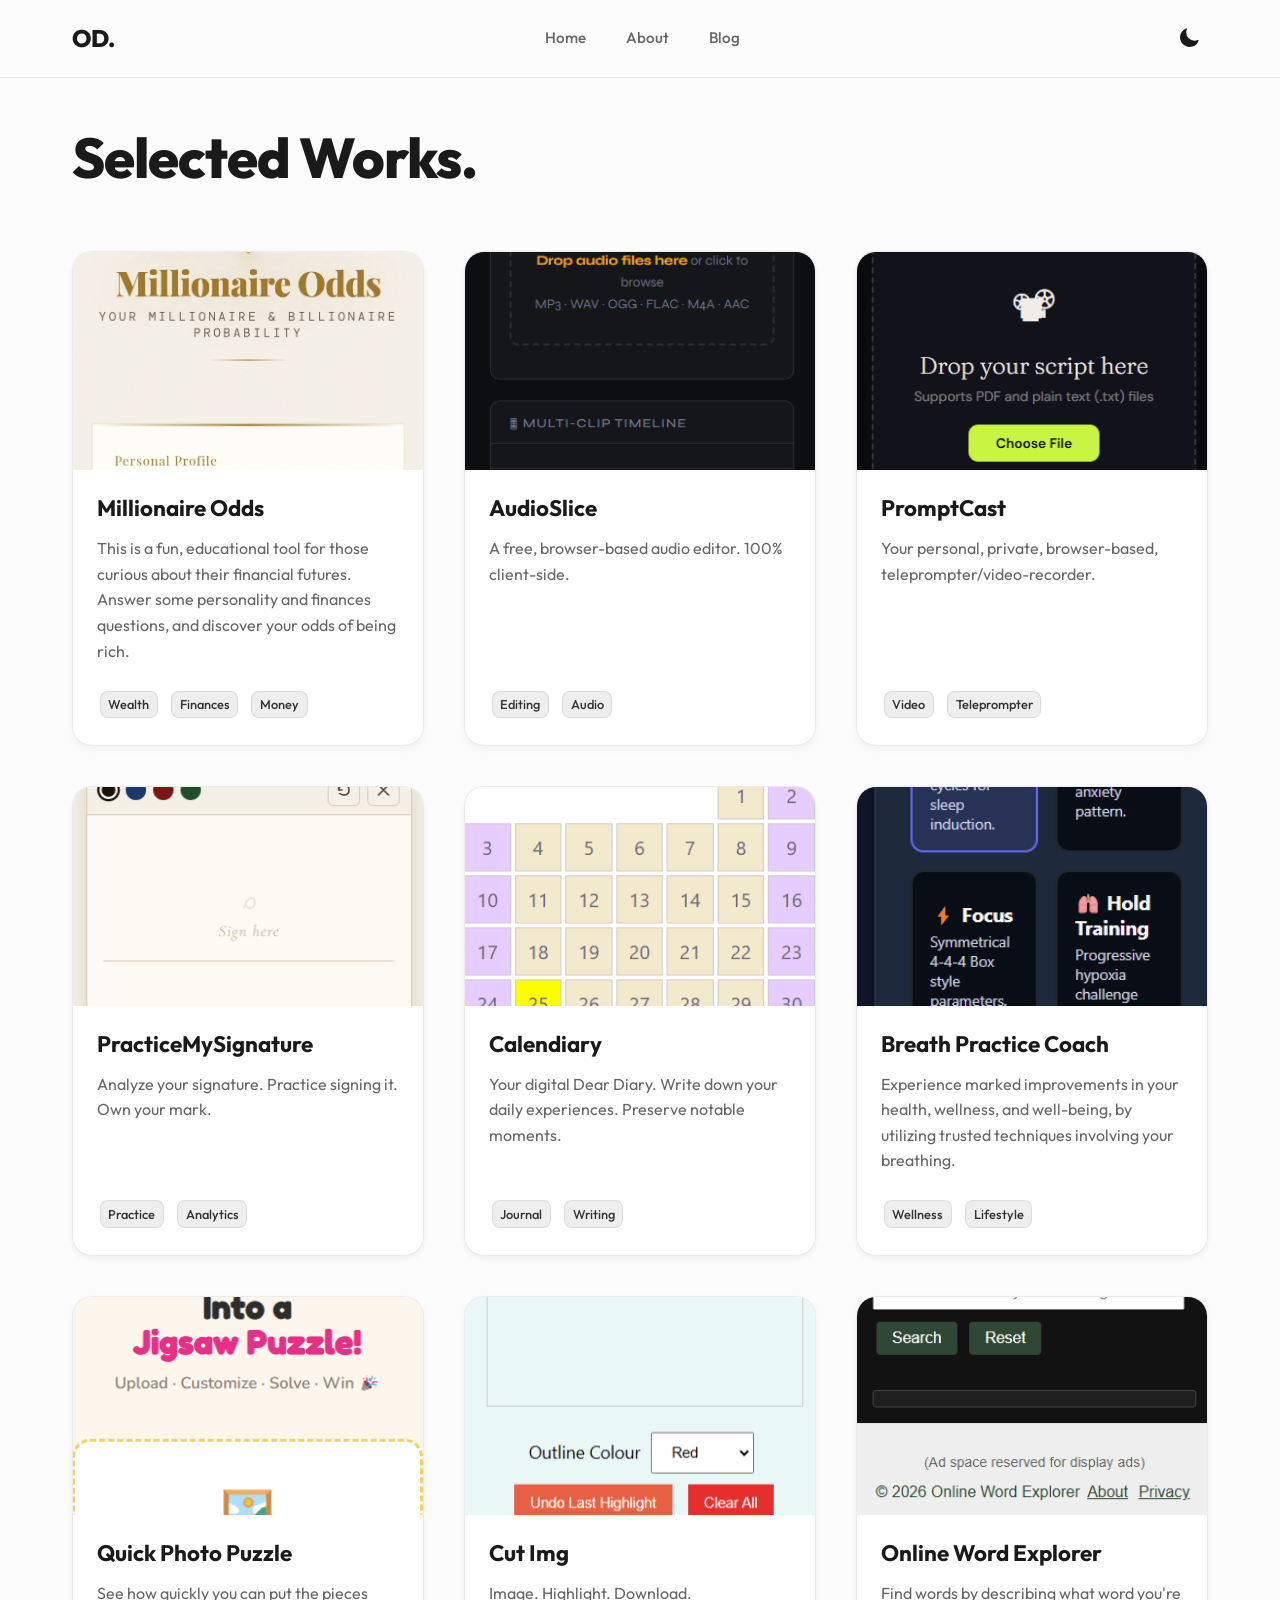
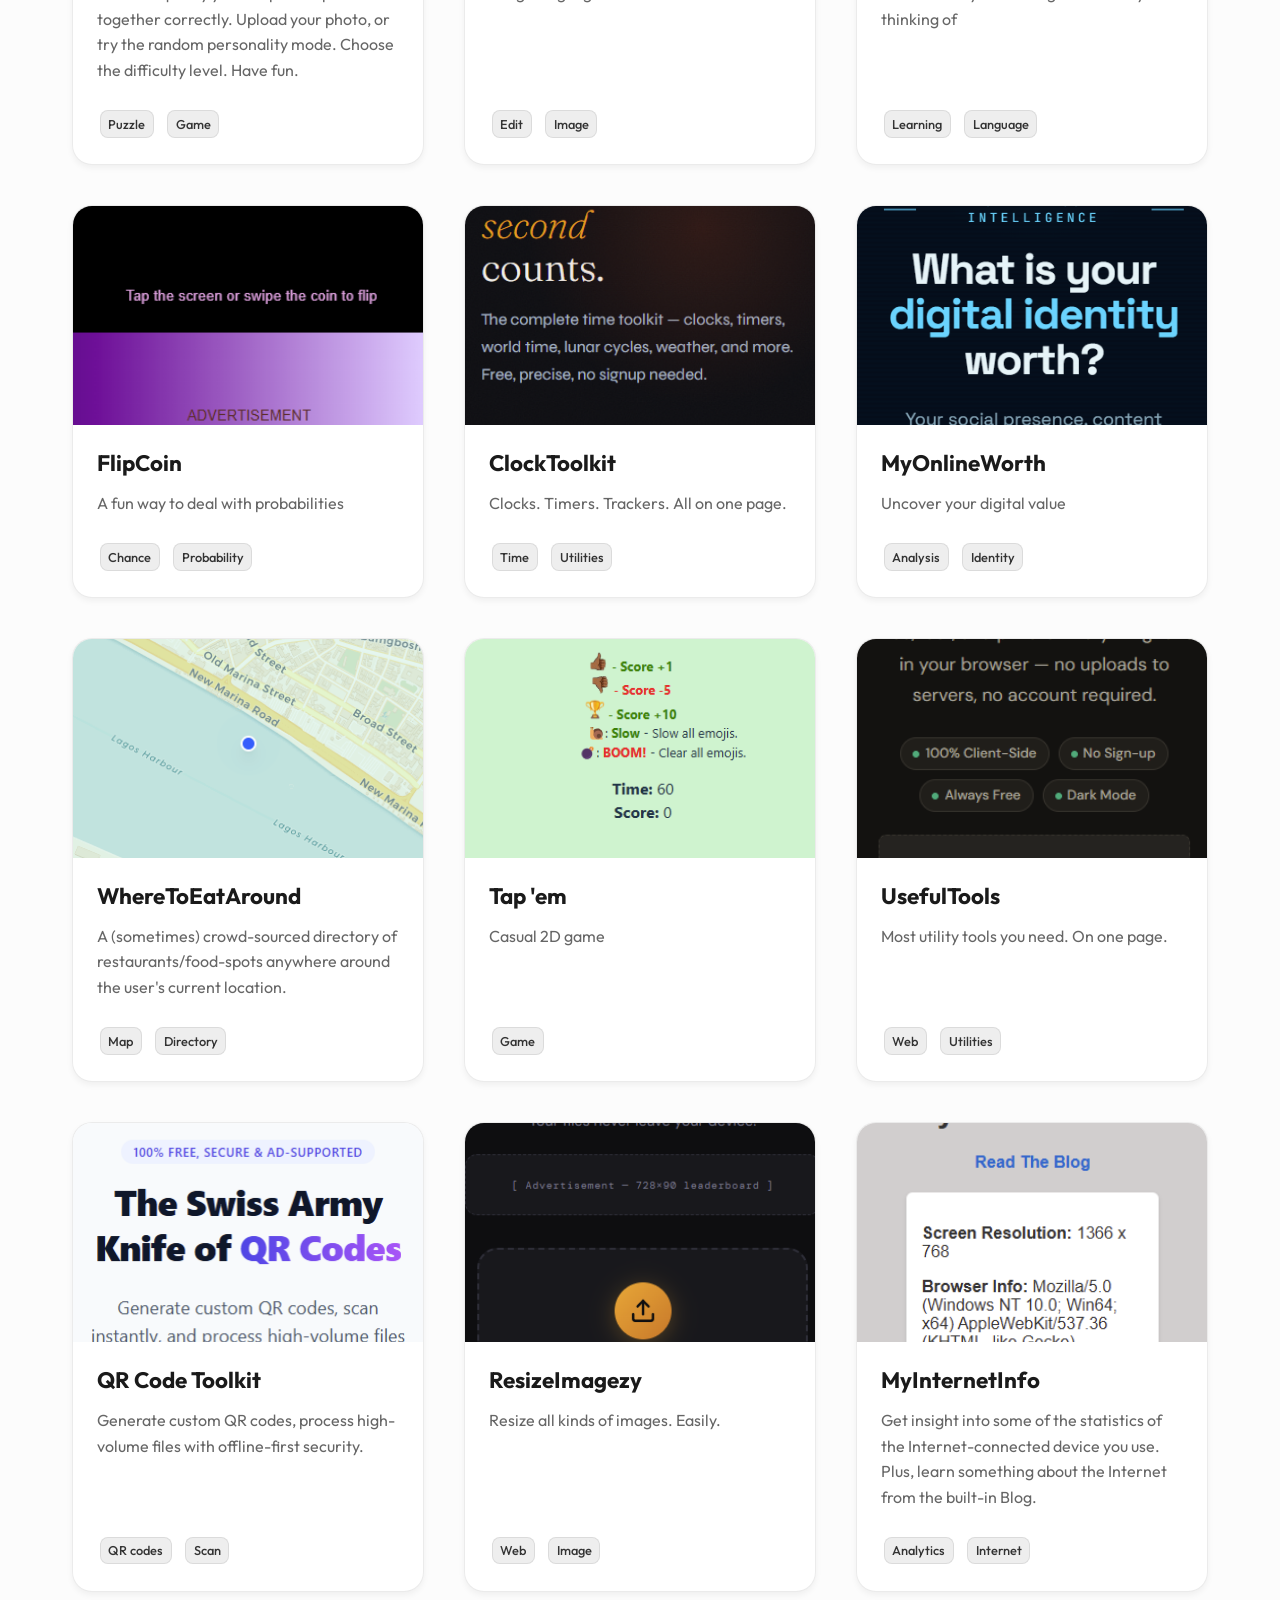
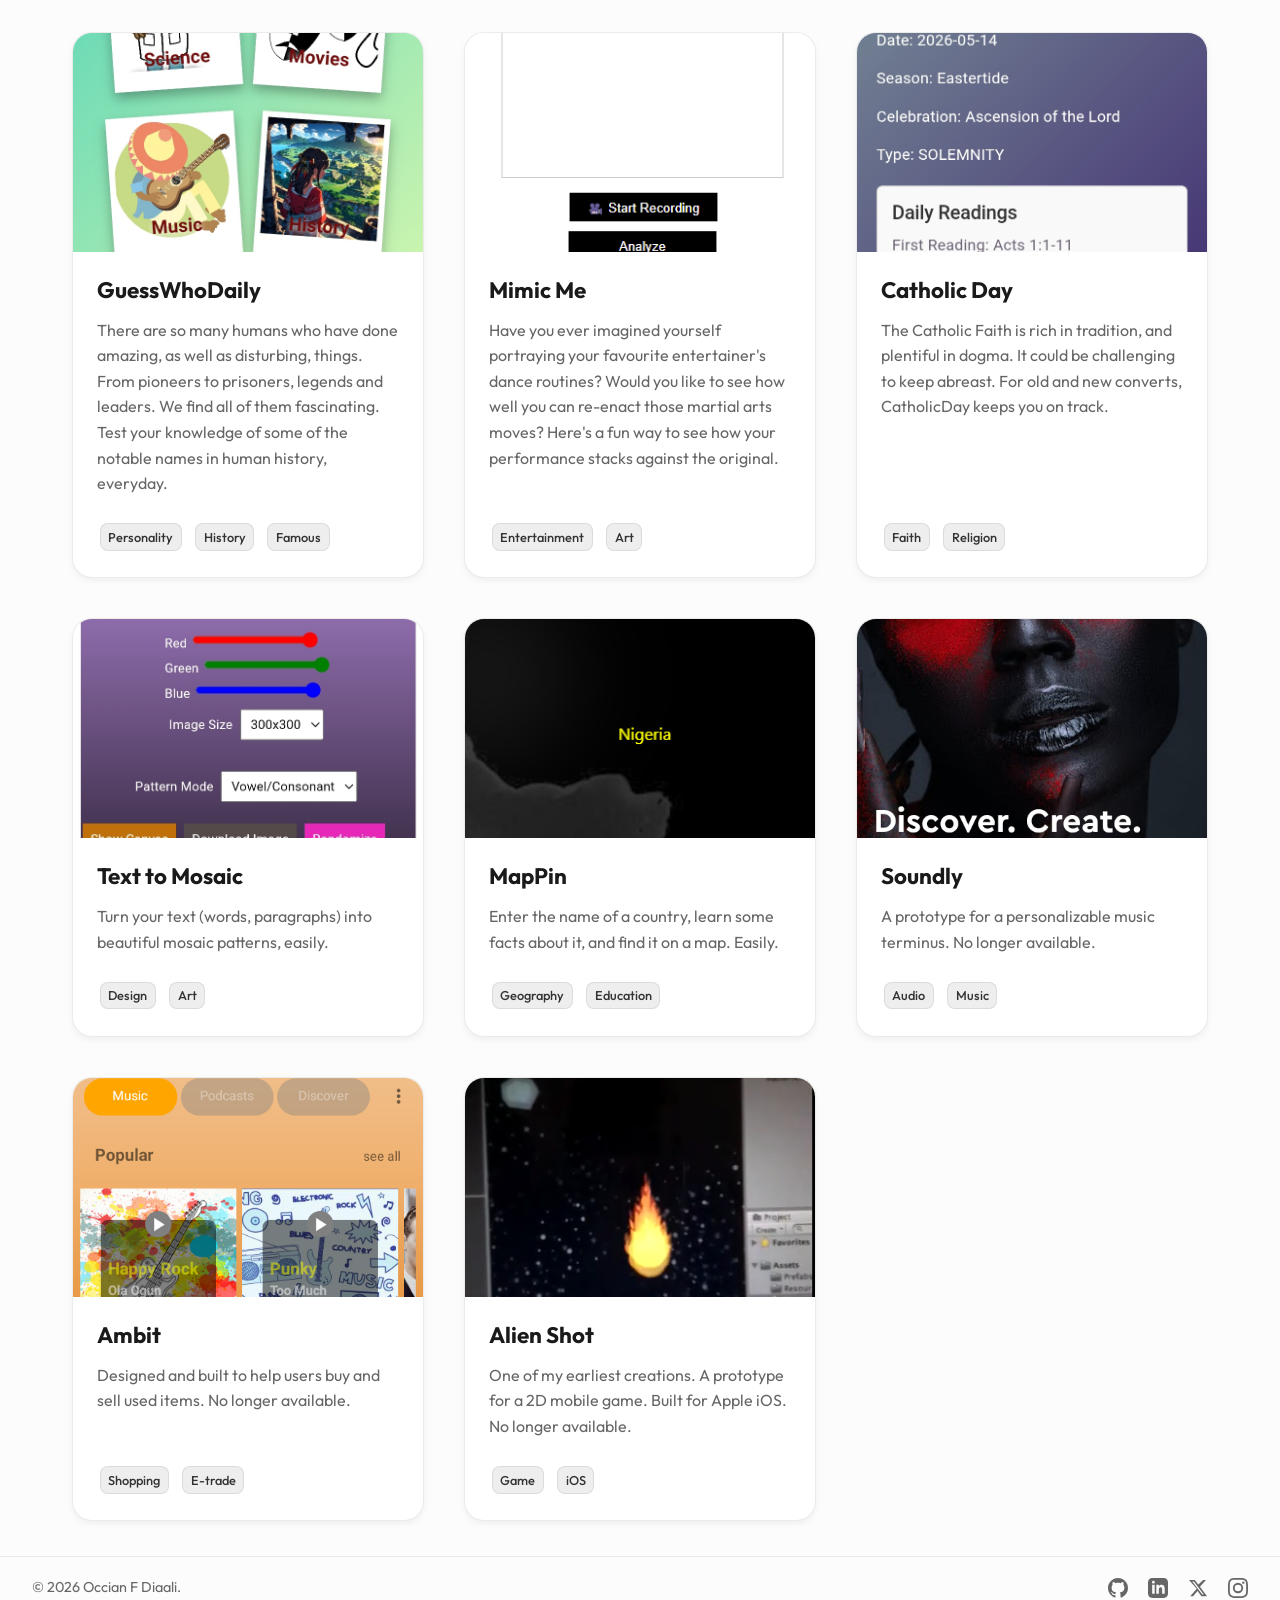
<file: projects.html>
<!doctype html>
<html lang="en" data-theme="dark">
  <head>
    <meta charset="UTF-8" />
    <link rel="icon" type="image/jpeg" href="/assets/images/profile.jpg" />
    <meta name="viewport" content="width=device-width, initial-scale=1" />
    <title>Projects | Occian F Diaali</title>
    <!-- SEO -->
    <meta
      name="description"
      content="Browse Occian F Diaali's portfolio of development and design projects, including web applications, UI redesigns, and open-source contributions."
    />
    <meta name="author" content="Occian F Diaali" />
    <meta name="robots" content="index, follow" />
    <link
      rel="canonical"
      href="https://occiandiaali.github.io/portfolio/projects.html"
    />
    <!-- Open Graph -->
    <meta property="og:title" content="Projects | Occian F Diaali" />
    <meta
      property="og:description"
      content="Browse Occian F Diaali's portfolio of development and design projects, including web applications, UI redesigns, and open-source contributions."
    />
    <meta property="og:type" content="website" />
    <meta
      property="og:url"
      content="https://occiandiaali.github.io/portfolio/projects.html"
    />
    <!-- Fonts -->
    <link rel="preconnect" href="https://fonts.googleapis.com" />
    <link rel="preconnect" href="https://fonts.gstatic.com" crossorigin />
    <link
      href="https://fonts.googleapis.com/css2?family=Outfit:wght@300;400;500;600;700;800&display=swap"
      rel="stylesheet"
    />
    <!-- Stylesheet -->
    <link rel="stylesheet" href="assets/css/styles.css" />
  </head>
  <body>
    <nav class="navbar" id="navbar">
      <div class="nav-container">
        <a href="index.html" class="nav-brand">OD.</a>
        <div class="nav-links" id="nav-links">
          <a href="index.html" class="active">Home</a>
          <a href="about.html">About</a>

          <!-- <a href="cv.html">CV</a> -->
          <a href="blog.html">Blog</a>
        </div>
        <div class="nav-controls">
          <button
            class="theme-toggle"
            id="theme-toggle"
            aria-label="Toggle Theme"
          >
            <svg
              id="theme-icon"
              xmlns="http://www.w3.org/2000/svg"
              viewBox="0 0 24 24"
            >
              <path
                d="M12 2.25a.75.75 0 0 1 .75.75v2.25a.75.75 0 0 1-1.5 0V3a.75.75 0 0 1 .75-.75ZM7.5 12a4.5 4.5 0 1 1 9 0 4.5 4.5 0 0 1-9 0ZM18.894 6.166a.75.75 0 0 0-1.06-1.06l-1.591 1.59a.75.75 0 1 0 1.06 1.061l1.591-1.59ZM21.75 12a.75.75 0 0 1-.75.75h-2.25a.75.75 0 0 1 0-1.5H21a.75.75 0 0 1 .75.75ZM17.834 18.894a.75.75 0 0 0 1.06-1.06l-1.59-1.591a.75.75 0 1 0-1.061 1.06l1.59 1.591ZM12 18.75a.75.75 0 0 1 .75.75V21a.75.75 0 0 1-1.5 0v-1.5a.75.75 0 0 1 .75-.75ZM6.166 18.894a.75.75 0 0 1-1.06-1.06l1.59-1.591a.75.75 0 1 1 1.061 1.06l-1.59 1.591ZM2.25 12a.75.75 0 0 1 .75-.75H5.25a.75.75 0 0 1 0 1.5H3a.75.75 0 0 1-.75-.75ZM6.166 6.166a.75.75 0 0 1 1.06-1.06l1.59 1.591a.75.75 0 1 1-1.061 1.06l-1.59-1.591Z"
              />
            </svg>
          </button>
          <button
            class="mobile-toggle"
            id="mobile-toggle"
            aria-label="Toggle Menu"
          >
            <svg
              xmlns="http://www.w3.org/2000/svg"
              width="24"
              height="24"
              fill="none"
              viewBox="0 0 24 24"
              stroke="currentColor"
              stroke-width="2"
            >
              <path
                stroke-linecap="round"
                stroke-linejoin="round"
                d="M4 6h16M4 12h16m-7 6h7"
              />
            </svg>
          </button>
        </div>
      </div>
    </nav>
    <main class="page-main">
      <div class="page-container">
        <h1 class="page-title">Selected Works.</h1>
        <div class="projects-grid">
          <div class="project-card">
            <div class="project-img-wrapper">
              <img
                src="assets/images/million.jpg"
                alt="Millionaire Odds"
                class="project-img"
                loading="lazy"
              />
              <div class="project-overlay">
                <a
                  href="https://millionaireodds.com"
                  target="_blank"
                  rel="noopener noreferrer"
                  class="overlay-btn"
                >
                  <svg
                    xmlns="http://www.w3.org/2000/svg"
                    width="18"
                    height="18"
                    viewBox="0 0 24 24"
                    fill="none"
                    stroke="currentColor"
                    stroke-width="2"
                    stroke-linecap="round"
                    stroke-linejoin="round"
                  >
                    <path
                      d="M10 13a5 5 0 0 0 7.54.54l3-3a5 5 0 0 0-7.07-7.07l-1.72 1.71"
                    ></path>
                    <path
                      d="M14 11a5 5 0 0 0-7.54-.54l-3 3a5 5 0 0 0 7.07 7.07l1.71-1.71"
                    ></path>
                  </svg>
                  View Project
                </a>
              </div>
            </div>
            <div class="project-info">
              <h2 class="project-title">Millionaire Odds</h2>
              <p class="project-desc">
                This is a fun, educational tool for those curious about their
                financial futures. Answer some personality and finances
                questions, and discover your odds of being rich.
              </p>
              <div class="project-tags">
                <span class="tag">Wealth</span>
                <span class="tag">Finances</span>
                <span class="tag">Money</span>
              </div>
            </div>
          </div>
          <!--end-->
          <div class="project-card">
            <div class="project-img-wrapper">
              <img
                src="assets/images/audio-slice-shot.png"
                alt="AudioSlice"
                class="project-img"
                loading="lazy"
              />
              <div class="project-overlay">
                <a
                  href="https://audioslice.pages.dev/"
                  target="_blank"
                  rel="noopener noreferrer"
                  class="overlay-btn"
                >
                  <svg
                    xmlns="http://www.w3.org/2000/svg"
                    width="18"
                    height="18"
                    viewBox="0 0 24 24"
                    fill="none"
                    stroke="currentColor"
                    stroke-width="2"
                    stroke-linecap="round"
                    stroke-linejoin="round"
                  >
                    <path
                      d="M10 13a5 5 0 0 0 7.54.54l3-3a5 5 0 0 0-7.07-7.07l-1.72 1.71"
                    ></path>
                    <path
                      d="M14 11a5 5 0 0 0-7.54-.54l-3 3a5 5 0 0 0 7.07 7.07l1.71-1.71"
                    ></path>
                  </svg>
                  View Project
                </a>
              </div>
            </div>
            <div class="project-info">
              <h2 class="project-title">AudioSlice</h2>
              <p class="project-desc">
                A free, browser-based audio editor. 100% client-side.
              </p>
              <div class="project-tags">
                <span class="tag">Editing</span>
                <span class="tag">Audio</span>
              </div>
            </div>
          </div>
          <!--end-->

          <div class="project-card">
            <div class="project-img-wrapper">
              <img
                src="assets/images/promptcast-shot.png"
                alt="PromptCast"
                class="project-img"
                loading="lazy"
              />
              <div class="project-overlay">
                <a
                  href="https://promptcast.puter.site/"
                  target="_blank"
                  rel="noopener noreferrer"
                  class="overlay-btn"
                >
                  <svg
                    xmlns="http://www.w3.org/2000/svg"
                    width="18"
                    height="18"
                    viewBox="0 0 24 24"
                    fill="none"
                    stroke="currentColor"
                    stroke-width="2"
                    stroke-linecap="round"
                    stroke-linejoin="round"
                  >
                    <path
                      d="M10 13a5 5 0 0 0 7.54.54l3-3a5 5 0 0 0-7.07-7.07l-1.72 1.71"
                    ></path>
                    <path
                      d="M14 11a5 5 0 0 0-7.54-.54l-3 3a5 5 0 0 0 7.07 7.07l1.71-1.71"
                    ></path>
                  </svg>
                  View Project
                </a>
              </div>
            </div>
            <div class="project-info">
              <h2 class="project-title">PromptCast</h2>
              <p class="project-desc">
                Your personal, private, browser-based,
                teleprompter/video-recorder.
              </p>
              <div class="project-tags">
                <span class="tag">Video</span>
                <span class="tag">Teleprompter</span>
              </div>
            </div>
          </div>
          <!--end-->

          <!--end-->
          <div class="project-card">
            <div class="project-img-wrapper">
              <img
                src="assets/images/practice-sig-shot.png"
                alt="PracticeMySignature"
                class="project-img"
                loading="lazy"
              />
              <div class="project-overlay">
                <a
                  href="https://practicemysignature.puter.site"
                  target="_blank"
                  rel="noopener noreferrer"
                  class="overlay-btn"
                >
                  <svg
                    xmlns="http://www.w3.org/2000/svg"
                    width="18"
                    height="18"
                    viewBox="0 0 24 24"
                    fill="none"
                    stroke="currentColor"
                    stroke-width="2"
                    stroke-linecap="round"
                    stroke-linejoin="round"
                  >
                    <path
                      d="M10 13a5 5 0 0 0 7.54.54l3-3a5 5 0 0 0-7.07-7.07l-1.72 1.71"
                    ></path>
                    <path
                      d="M14 11a5 5 0 0 0-7.54-.54l-3 3a5 5 0 0 0 7.07 7.07l1.71-1.71"
                    ></path>
                  </svg>
                  View Project
                </a>
              </div>
            </div>
            <div class="project-info">
              <h2 class="project-title">PracticeMySignature</h2>
              <p class="project-desc">
                Analyze your signature. Practice signing it. Own your mark.
              </p>
              <div class="project-tags">
                <span class="tag">Practice</span>
                <span class="tag">Analytics</span>
              </div>
            </div>
          </div>
          <!--end-->
          <div class="project-card">
            <div class="project-img-wrapper">
              <img
                src="assets/images/calendiary-shot.png"
                alt="Calendiary"
                class="project-img"
                loading="lazy"
              />
              <div class="project-overlay">
                <a
                  href="https://calendiary.puter.site"
                  target="_blank"
                  rel="noopener noreferrer"
                  class="overlay-btn"
                >
                  <svg
                    xmlns="http://www.w3.org/2000/svg"
                    width="18"
                    height="18"
                    viewBox="0 0 24 24"
                    fill="none"
                    stroke="currentColor"
                    stroke-width="2"
                    stroke-linecap="round"
                    stroke-linejoin="round"
                  >
                    <path
                      d="M10 13a5 5 0 0 0 7.54.54l3-3a5 5 0 0 0-7.07-7.07l-1.72 1.71"
                    ></path>
                    <path
                      d="M14 11a5 5 0 0 0-7.54-.54l-3 3a5 5 0 0 0 7.07 7.07l1.71-1.71"
                    ></path>
                  </svg>
                  View Project
                </a>
              </div>
            </div>
            <div class="project-info">
              <h2 class="project-title">Calendiary</h2>
              <p class="project-desc">
                Your digital Dear Diary. Write down your daily experiences.
                Preserve notable moments.
              </p>
              <div class="project-tags">
                <span class="tag">Journal</span>
                <span class="tag">Writing</span>
              </div>
            </div>
          </div>
          <!--end-->

          <div class="project-card">
            <div class="project-img-wrapper">
              <img
                src="assets/images/breathcoach-shot.png"
                alt="breathingcoach"
                class="project-img"
                loading="lazy"
              />
              <div class="project-overlay">
                <a
                  href="https://breathpracticecoach.pages.dev/"
                  target="_blank"
                  rel="noopener noreferrer"
                  class="overlay-btn"
                >
                  <svg
                    xmlns="http://www.w3.org/2000/svg"
                    width="18"
                    height="18"
                    viewBox="0 0 24 24"
                    fill="none"
                    stroke="currentColor"
                    stroke-width="2"
                    stroke-linecap="round"
                    stroke-linejoin="round"
                  >
                    <path
                      d="M10 13a5 5 0 0 0 7.54.54l3-3a5 5 0 0 0-7.07-7.07l-1.72 1.71"
                    ></path>
                    <path
                      d="M14 11a5 5 0 0 0-7.54-.54l-3 3a5 5 0 0 0 7.07 7.07l1.71-1.71"
                    ></path>
                  </svg>
                  View Project
                </a>
              </div>
            </div>
            <div class="project-info">
              <h2 class="project-title">Breath Practice Coach</h2>
              <p class="project-desc">
                Experience marked improvements in your health, wellness, and
                well-being, by utilizing trusted techniques involving your
                breathing.
              </p>
              <div class="project-tags">
                <span class="tag">Wellness</span>
                <span class="tag">Lifestyle</span>
              </div>
            </div>
          </div>
          <!--end-->
          <div class="project-card">
            <div class="project-img-wrapper">
              <img
                src="assets/images/photo-puzzle-shot.png"
                alt="quickphotopuzzle"
                class="project-img"
                loading="lazy"
              />
              <div class="project-overlay">
                <a
                  href="https://quicpicpuzzle.pages.dev/"
                  target="_blank"
                  rel="noopener noreferrer"
                  class="overlay-btn"
                >
                  <svg
                    xmlns="http://www.w3.org/2000/svg"
                    width="18"
                    height="18"
                    viewBox="0 0 24 24"
                    fill="none"
                    stroke="currentColor"
                    stroke-width="2"
                    stroke-linecap="round"
                    stroke-linejoin="round"
                  >
                    <path
                      d="M10 13a5 5 0 0 0 7.54.54l3-3a5 5 0 0 0-7.07-7.07l-1.72 1.71"
                    ></path>
                    <path
                      d="M14 11a5 5 0 0 0-7.54-.54l-3 3a5 5 0 0 0 7.07 7.07l1.71-1.71"
                    ></path>
                  </svg>
                  View Project
                </a>
              </div>
            </div>
            <div class="project-info">
              <h2 class="project-title">Quick Photo Puzzle</h2>
              <p class="project-desc">
                See how quickly you can put the pieces together correctly.
                Upload your photo, or try the random personality mode. Choose
                the difficulty level. Have fun.
              </p>
              <div class="project-tags">
                <span class="tag">Puzzle</span>
                <span class="tag">Game</span>
              </div>
            </div>
          </div>
          <!--end-->
          <div class="project-card">
            <div class="project-img-wrapper">
              <img
                src="assets/images/cutimage-shot.png"
                alt="Cut Img"
                class="project-img"
                loading="lazy"
              />
              <div class="project-overlay">
                <a
                  href="https://cut-img.puter.site/"
                  target="_blank"
                  rel="noopener noreferrer"
                  class="overlay-btn"
                >
                  <svg
                    xmlns="http://www.w3.org/2000/svg"
                    width="18"
                    height="18"
                    viewBox="0 0 24 24"
                    fill="none"
                    stroke="currentColor"
                    stroke-width="2"
                    stroke-linecap="round"
                    stroke-linejoin="round"
                  >
                    <path
                      d="M10 13a5 5 0 0 0 7.54.54l3-3a5 5 0 0 0-7.07-7.07l-1.72 1.71"
                    ></path>
                    <path
                      d="M14 11a5 5 0 0 0-7.54-.54l-3 3a5 5 0 0 0 7.07 7.07l1.71-1.71"
                    ></path>
                  </svg>
                  View Project
                </a>
              </div>
            </div>
            <div class="project-info">
              <h2 class="project-title">Cut Img</h2>
              <p class="project-desc">Image. Highlight. Download.</p>
              <div class="project-tags">
                <span class="tag">Edit</span>
                <span class="tag">Image</span>
              </div>
            </div>
          </div>
          <!--end-->
          <div class="project-card">
            <div class="project-img-wrapper">
              <img
                src="assets/images/onlineword-shot.png"
                alt="onlinewordexplorer"
                class="project-img"
                loading="lazy"
              />
              <div class="project-overlay">
                <a
                  href="https://onlinewordexplorer.pages.dev/"
                  target="_blank"
                  rel="noopener noreferrer"
                  class="overlay-btn"
                >
                  <svg
                    xmlns="http://www.w3.org/2000/svg"
                    width="18"
                    height="18"
                    viewBox="0 0 24 24"
                    fill="none"
                    stroke="currentColor"
                    stroke-width="2"
                    stroke-linecap="round"
                    stroke-linejoin="round"
                  >
                    <path
                      d="M10 13a5 5 0 0 0 7.54.54l3-3a5 5 0 0 0-7.07-7.07l-1.72 1.71"
                    ></path>
                    <path
                      d="M14 11a5 5 0 0 0-7.54-.54l-3 3a5 5 0 0 0 7.07 7.07l1.71-1.71"
                    ></path>
                  </svg>
                  View Project
                </a>
              </div>
            </div>
            <div class="project-info">
              <h2 class="project-title">Online Word Explorer</h2>
              <p class="project-desc">
                Find words by describing what word you're thinking of
              </p>
              <div class="project-tags">
                <span class="tag">Learning</span>
                <span class="tag">Language</span>
              </div>
            </div>
          </div>
          <!--end-->
          <div class="project-card">
            <div class="project-img-wrapper">
              <img
                src="assets/images/flipcoin-shot.png"
                alt="FlipCoin"
                class="project-img"
                loading="lazy"
              />
              <div class="project-overlay">
                <a
                  href="https://flipcoinsite.pages.dev/"
                  target="_blank"
                  rel="noopener noreferrer"
                  class="overlay-btn"
                >
                  <svg
                    xmlns="http://www.w3.org/2000/svg"
                    width="18"
                    height="18"
                    viewBox="0 0 24 24"
                    fill="none"
                    stroke="currentColor"
                    stroke-width="2"
                    stroke-linecap="round"
                    stroke-linejoin="round"
                  >
                    <path
                      d="M10 13a5 5 0 0 0 7.54.54l3-3a5 5 0 0 0-7.07-7.07l-1.72 1.71"
                    ></path>
                    <path
                      d="M14 11a5 5 0 0 0-7.54-.54l-3 3a5 5 0 0 0 7.07 7.07l1.71-1.71"
                    ></path>
                  </svg>
                  View Project
                </a>
              </div>
            </div>
            <div class="project-info">
              <h2 class="project-title">FlipCoin</h2>
              <p class="project-desc">A fun way to deal with probabilities</p>
              <div class="project-tags">
                <span class="tag">Chance</span>
                <span class="tag">Probability</span>
              </div>
            </div>
          </div>
          <!--end-->
          <div class="project-card">
            <div class="project-img-wrapper">
              <img
                src="assets/images/clocktoolkit-shot.png"
                alt="ClockToolkit"
                class="project-img"
                loading="lazy"
              />
              <div class="project-overlay">
                <a
                  href="https://clocktoolkit.pages.dev/"
                  target="_blank"
                  rel="noopener noreferrer"
                  class="overlay-btn"
                >
                  <svg
                    xmlns="http://www.w3.org/2000/svg"
                    width="18"
                    height="18"
                    viewBox="0 0 24 24"
                    fill="none"
                    stroke="currentColor"
                    stroke-width="2"
                    stroke-linecap="round"
                    stroke-linejoin="round"
                  >
                    <path
                      d="M10 13a5 5 0 0 0 7.54.54l3-3a5 5 0 0 0-7.07-7.07l-1.72 1.71"
                    ></path>
                    <path
                      d="M14 11a5 5 0 0 0-7.54-.54l-3 3a5 5 0 0 0 7.07 7.07l1.71-1.71"
                    ></path>
                  </svg>
                  View Project
                </a>
              </div>
            </div>
            <div class="project-info">
              <h2 class="project-title">ClockToolkit</h2>
              <p class="project-desc">
                Clocks. Timers. Trackers. All on one page.
              </p>
              <div class="project-tags">
                <span class="tag">Time</span>
                <span class="tag">Utilities</span>
              </div>
            </div>
          </div>
          <!--end-->
          <div class="project-card">
            <div class="project-img-wrapper">
              <img
                src="assets/images/myonlineworth-shot.png"
                alt="myonlineworth"
                class="project-img"
                loading="lazy"
              />
              <div class="project-overlay">
                <a
                  href="https://myonlineworth.pages.dev/"
                  target="_blank"
                  rel="noopener noreferrer"
                  class="overlay-btn"
                >
                  <svg
                    xmlns="http://www.w3.org/2000/svg"
                    width="18"
                    height="18"
                    viewBox="0 0 24 24"
                    fill="none"
                    stroke="currentColor"
                    stroke-width="2"
                    stroke-linecap="round"
                    stroke-linejoin="round"
                  >
                    <path
                      d="M10 13a5 5 0 0 0 7.54.54l3-3a5 5 0 0 0-7.07-7.07l-1.72 1.71"
                    ></path>
                    <path
                      d="M14 11a5 5 0 0 0-7.54-.54l-3 3a5 5 0 0 0 7.07 7.07l1.71-1.71"
                    ></path>
                  </svg>
                  View Project
                </a>
              </div>
            </div>
            <div class="project-info">
              <h2 class="project-title">MyOnlineWorth</h2>
              <p class="project-desc">Uncover your digital value</p>
              <div class="project-tags">
                <span class="tag">Analysis</span>
                <span class="tag">Identity</span>
              </div>
            </div>
          </div>
          <!--end-->
          <div class="project-card">
            <div class="project-img-wrapper">
              <img
                src="assets/images/wheretoeat-shot.png"
                alt="WhereToEatAround"
                class="project-img"
                loading="lazy"
              />
              <div class="project-overlay">
                <a
                  href="https://wheretoeataround.pages.dev/"
                  target="_blank"
                  rel="noopener noreferrer"
                  class="overlay-btn"
                >
                  <svg
                    xmlns="http://www.w3.org/2000/svg"
                    width="18"
                    height="18"
                    viewBox="0 0 24 24"
                    fill="none"
                    stroke="currentColor"
                    stroke-width="2"
                    stroke-linecap="round"
                    stroke-linejoin="round"
                  >
                    <path
                      d="M10 13a5 5 0 0 0 7.54.54l3-3a5 5 0 0 0-7.07-7.07l-1.72 1.71"
                    ></path>
                    <path
                      d="M14 11a5 5 0 0 0-7.54-.54l-3 3a5 5 0 0 0 7.07 7.07l1.71-1.71"
                    ></path>
                  </svg>
                  View Project
                </a>
              </div>
            </div>
            <div class="project-info">
              <h2 class="project-title">WhereToEatAround</h2>
              <p class="project-desc">
                A (sometimes) crowd-sourced directory of restaurants/food-spots
                anywhere around the user's current location.
              </p>
              <div class="project-tags">
                <span class="tag">Map</span>
                <span class="tag">Directory</span>
              </div>
            </div>
          </div>
          <!--end-->
          <div class="project-card">
            <div class="project-img-wrapper">
              <img
                src="assets/images/tappem-shot.png"
                alt="Tap'Em Game"
                class="project-img"
                loading="lazy"
              />
              <div class="project-overlay">
                <a
                  href="https://tapp-em.puter.site/"
                  target="_blank"
                  rel="noopener noreferrer"
                  class="overlay-btn"
                >
                  <svg
                    xmlns="http://www.w3.org/2000/svg"
                    width="18"
                    height="18"
                    viewBox="0 0 24 24"
                    fill="none"
                    stroke="currentColor"
                    stroke-width="2"
                    stroke-linecap="round"
                    stroke-linejoin="round"
                  >
                    <path
                      d="M10 13a5 5 0 0 0 7.54.54l3-3a5 5 0 0 0-7.07-7.07l-1.72 1.71"
                    ></path>
                    <path
                      d="M14 11a5 5 0 0 0-7.54-.54l-3 3a5 5 0 0 0 7.07 7.07l1.71-1.71"
                    ></path>
                  </svg>
                  View Project
                </a>
              </div>
            </div>
            <div class="project-info">
              <h2 class="project-title">Tap 'em</h2>
              <p class="project-desc">Casual 2D game</p>
              <div class="project-tags">
                <span class="tag">Game</span>
              </div>
            </div>
          </div>
          <!--end-->
          <div class="project-card">
            <div class="project-img-wrapper">
              <img
                src="assets/images/onepagetools-shot.png"
                alt="usefulwebtools"
                class="project-img"
                loading="lazy"
              />
              <div class="project-overlay">
                <a
                  href="https://usefulwebtools.pages.dev/"
                  target="_blank"
                  rel="noopener noreferrer"
                  class="overlay-btn"
                >
                  <svg
                    xmlns="http://www.w3.org/2000/svg"
                    width="18"
                    height="18"
                    viewBox="0 0 24 24"
                    fill="none"
                    stroke="currentColor"
                    stroke-width="2"
                    stroke-linecap="round"
                    stroke-linejoin="round"
                  >
                    <path
                      d="M10 13a5 5 0 0 0 7.54.54l3-3a5 5 0 0 0-7.07-7.07l-1.72 1.71"
                    ></path>
                    <path
                      d="M14 11a5 5 0 0 0-7.54-.54l-3 3a5 5 0 0 0 7.07 7.07l1.71-1.71"
                    ></path>
                  </svg>
                  View Project
                </a>
              </div>
            </div>
            <div class="project-info">
              <h2 class="project-title">UsefulTools</h2>
              <p class="project-desc">
                Most utility tools you need. On one page.
              </p>
              <div class="project-tags">
                <span class="tag">Web</span>
                <span class="tag">Utilities</span>
              </div>
            </div>
          </div>
          <!--end-->
          <div class="project-card">
            <div class="project-img-wrapper">
              <img
                src="assets/images/qrcode-shot.png"
                alt="QRcode Toolkit"
                class="project-img"
                loading="lazy"
              />
              <div class="project-overlay">
                <a
                  href="https://qrcodetoolkit.pages.dev/"
                  target="_blank"
                  rel="noopener noreferrer"
                  class="overlay-btn"
                >
                  <svg
                    xmlns="http://www.w3.org/2000/svg"
                    width="18"
                    height="18"
                    viewBox="0 0 24 24"
                    fill="none"
                    stroke="currentColor"
                    stroke-width="2"
                    stroke-linecap="round"
                    stroke-linejoin="round"
                  >
                    <path
                      d="M10 13a5 5 0 0 0 7.54.54l3-3a5 5 0 0 0-7.07-7.07l-1.72 1.71"
                    ></path>
                    <path
                      d="M14 11a5 5 0 0 0-7.54-.54l-3 3a5 5 0 0 0 7.07 7.07l1.71-1.71"
                    ></path>
                  </svg>
                  View Project
                </a>
              </div>
            </div>
            <div class="project-info">
              <h2 class="project-title">QR Code Toolkit</h2>
              <p class="project-desc">
                Generate custom QR codes, process high-volume files with
                offline-first security.
              </p>
              <div class="project-tags">
                <span class="tag">QR codes</span>
                <span class="tag">Scan</span>
              </div>
            </div>
          </div>
          <!--end-->
          <div class="project-card">
            <div class="project-img-wrapper">
              <img
                src="assets/images/resizeimagezy-shot.png"
                alt="ResizeImagezy"
                class="project-img"
                loading="lazy"
              />
              <div class="project-overlay">
                <a
                  href="https://resizeimagezy.pages.dev/"
                  target="_blank"
                  rel="noopener noreferrer"
                  class="overlay-btn"
                >
                  <svg
                    xmlns="http://www.w3.org/2000/svg"
                    width="18"
                    height="18"
                    viewBox="0 0 24 24"
                    fill="none"
                    stroke="currentColor"
                    stroke-width="2"
                    stroke-linecap="round"
                    stroke-linejoin="round"
                  >
                    <path
                      d="M10 13a5 5 0 0 0 7.54.54l3-3a5 5 0 0 0-7.07-7.07l-1.72 1.71"
                    ></path>
                    <path
                      d="M14 11a5 5 0 0 0-7.54-.54l-3 3a5 5 0 0 0 7.07 7.07l1.71-1.71"
                    ></path>
                  </svg>
                  View Project
                </a>
              </div>
            </div>
            <div class="project-info">
              <h2 class="project-title">ResizeImagezy</h2>
              <p class="project-desc">Resize all kinds of images. Easily.</p>
              <div class="project-tags">
                <span class="tag">Web</span>
                <span class="tag">Image</span>
              </div>
            </div>
          </div>
          <!--end-->
          <div class="project-card">
            <div class="project-img-wrapper">
              <img
                src="assets/images/myinternetinfo-shot.png"
                alt="MyInternetInfo"
                class="project-img"
                loading="lazy"
              />
              <div class="project-overlay">
                <a
                  href="https://myinternetinfo.puter.site"
                  target="_blank"
                  rel="noopener noreferrer"
                  class="overlay-btn"
                >
                  <svg
                    xmlns="http://www.w3.org/2000/svg"
                    width="18"
                    height="18"
                    viewBox="0 0 24 24"
                    fill="none"
                    stroke="currentColor"
                    stroke-width="2"
                    stroke-linecap="round"
                    stroke-linejoin="round"
                  >
                    <path
                      d="M10 13a5 5 0 0 0 7.54.54l3-3a5 5 0 0 0-7.07-7.07l-1.72 1.71"
                    ></path>
                    <path
                      d="M14 11a5 5 0 0 0-7.54-.54l-3 3a5 5 0 0 0 7.07 7.07l1.71-1.71"
                    ></path>
                  </svg>
                  View Project
                </a>
              </div>
            </div>
            <div class="project-info">
              <h2 class="project-title">MyInternetInfo</h2>
              <p class="project-desc">
                Get insight into some of the statistics of the
                Internet-connected device you use. Plus, learn something about
                the Internet from the built-in Blog.
              </p>
              <div class="project-tags">
                <span class="tag">Analytics</span>
                <span class="tag">Internet</span>
              </div>
            </div>
          </div>
          <!--end-->
          <div class="project-card">
            <div class="project-img-wrapper">
              <img
                src="assets/images/guesswho.jpg"
                alt="GuessWhoDaily"
                class="project-img"
                loading="lazy"
              />
              <div class="project-overlay">
                <a
                  href="https://guesswhodaily.online"
                  target="_blank"
                  rel="noopener noreferrer"
                  class="overlay-btn"
                >
                  <svg
                    xmlns="http://www.w3.org/2000/svg"
                    width="18"
                    height="18"
                    viewBox="0 0 24 24"
                    fill="none"
                    stroke="currentColor"
                    stroke-width="2"
                    stroke-linecap="round"
                    stroke-linejoin="round"
                  >
                    <path
                      d="M10 13a5 5 0 0 0 7.54.54l3-3a5 5 0 0 0-7.07-7.07l-1.72 1.71"
                    ></path>
                    <path
                      d="M14 11a5 5 0 0 0-7.54-.54l-3 3a5 5 0 0 0 7.07 7.07l1.71-1.71"
                    ></path>
                  </svg>
                  View Project
                </a>
              </div>
            </div>
            <div class="project-info">
              <h2 class="project-title">GuessWhoDaily</h2>
              <p class="project-desc">
                There are so many humans who have done amazing, as well as
                disturbing, things. From pioneers to prisoners, legends and
                leaders. We find all of them fascinating. Test your knowledge of
                some of the notable names in human history, everyday.
              </p>
              <div class="project-tags">
                <span class="tag">Personality</span>
                <span class="tag">History</span>
                <span class="tag">Famous</span>
              </div>
            </div>
          </div>
          <!--end-->
          <div class="project-card">
            <div class="project-img-wrapper">
              <img
                src="assets/images/mimic-me-shot.png"
                alt="mimic-me"
                class="project-img"
                loading="lazy"
              />
              <div class="project-overlay">
                <a
                  href="https://mimic-me.onrender.com/"
                  target="_blank"
                  rel="noopener noreferrer"
                  class="overlay-btn"
                >
                  <svg
                    xmlns="http://www.w3.org/2000/svg"
                    width="18"
                    height="18"
                    viewBox="0 0 24 24"
                    fill="none"
                    stroke="currentColor"
                    stroke-width="2"
                    stroke-linecap="round"
                    stroke-linejoin="round"
                  >
                    <path
                      d="M10 13a5 5 0 0 0 7.54.54l3-3a5 5 0 0 0-7.07-7.07l-1.72 1.71"
                    ></path>
                    <path
                      d="M14 11a5 5 0 0 0-7.54-.54l-3 3a5 5 0 0 0 7.07 7.07l1.71-1.71"
                    ></path>
                  </svg>
                  View Project
                </a>
              </div>
            </div>
            <div class="project-info">
              <h2 class="project-title">Mimic Me</h2>
              <p class="project-desc">
                Have you ever imagined yourself portraying your favourite
                entertainer's dance routines? Would you like to see how well you
                can re-enact those martial arts moves? Here's a fun way to see
                how your performance stacks against the original.
              </p>
              <div class="project-tags">
                <span class="tag">Entertainment</span>
                <span class="tag">Art</span>
              </div>
            </div>
          </div>
          <!--end-->

          <!--end-->
          <div class="project-card">
            <div class="project-img-wrapper">
              <img
                src="assets/images/catholic.jpg"
                alt="Catholic Day"
                class="project-img"
                loading="lazy"
              />
              <div class="project-overlay">
                <a
                  href="https://catholic-day.puter.site"
                  target="_blank"
                  rel="noopener noreferrer"
                  class="overlay-btn"
                >
                  <svg
                    xmlns="http://www.w3.org/2000/svg"
                    width="18"
                    height="18"
                    viewBox="0 0 24 24"
                    fill="none"
                    stroke="currentColor"
                    stroke-width="2"
                    stroke-linecap="round"
                    stroke-linejoin="round"
                  >
                    <path
                      d="M10 13a5 5 0 0 0 7.54.54l3-3a5 5 0 0 0-7.07-7.07l-1.72 1.71"
                    ></path>
                    <path
                      d="M14 11a5 5 0 0 0-7.54-.54l-3 3a5 5 0 0 0 7.07 7.07l1.71-1.71"
                    ></path>
                  </svg>
                  View Project
                </a>
              </div>
            </div>
            <div class="project-info">
              <h2 class="project-title">Catholic Day</h2>
              <p class="project-desc">
                The Catholic Faith is rich in tradition, and plentiful in dogma.
                It could be challenging to keep abreast. For old and new
                converts, CatholicDay keeps you on track.
              </p>
              <div class="project-tags">
                <span class="tag">Faith</span>
                <span class="tag">Religion</span>
              </div>
            </div>
          </div>
          <!--end-->
          <div class="project-card">
            <div class="project-img-wrapper">
              <img
                src="assets/images/mosaic.jpg"
                alt="Text to Mosaic"
                class="project-img"
                loading="lazy"
              />
              <div class="project-overlay">
                <a
                  href="https://textmosaic.puter.site"
                  target="_blank"
                  rel="noopener noreferrer"
                  class="overlay-btn"
                >
                  <svg
                    xmlns="http://www.w3.org/2000/svg"
                    width="18"
                    height="18"
                    viewBox="0 0 24 24"
                    fill="none"
                    stroke="currentColor"
                    stroke-width="2"
                    stroke-linecap="round"
                    stroke-linejoin="round"
                  >
                    <path
                      d="M10 13a5 5 0 0 0 7.54.54l3-3a5 5 0 0 0-7.07-7.07l-1.72 1.71"
                    ></path>
                    <path
                      d="M14 11a5 5 0 0 0-7.54-.54l-3 3a5 5 0 0 0 7.07 7.07l1.71-1.71"
                    ></path>
                  </svg>
                  View Project
                </a>
              </div>
            </div>
            <div class="project-info">
              <h2 class="project-title">Text to Mosaic</h2>
              <p class="project-desc">
                Turn your text (words, paragraphs) into beautiful mosaic
                patterns, easily.
              </p>
              <div class="project-tags">
                <span class="tag">Design</span>
                <span class="tag">Art</span>
              </div>
            </div>
          </div>
          <!--end-->
          <div class="project-card">
            <div class="project-img-wrapper">
              <img
                src="assets/images/mappin.png"
                alt="Mappin"
                class="project-img"
                loading="lazy"
              />
              <div class="project-overlay">
                <a
                  href="https://mappin.puter.site/"
                  target="_blank"
                  rel="noopener noreferrer"
                  class="overlay-btn"
                >
                  <svg
                    xmlns="http://www.w3.org/2000/svg"
                    width="18"
                    height="18"
                    viewBox="0 0 24 24"
                    fill="none"
                    stroke="currentColor"
                    stroke-width="2"
                    stroke-linecap="round"
                    stroke-linejoin="round"
                  >
                    <path
                      d="M10 13a5 5 0 0 0 7.54.54l3-3a5 5 0 0 0-7.07-7.07l-1.72 1.71"
                    ></path>
                    <path
                      d="M14 11a5 5 0 0 0-7.54-.54l-3 3a5 5 0 0 0 7.07 7.07l1.71-1.71"
                    ></path>
                  </svg>
                  View Project
                </a>
              </div>
            </div>
            <div class="project-info">
              <h2 class="project-title">MapPin</h2>
              <p class="project-desc">
                Enter the name of a country, learn some facts about it, and find
                it on a map. Easily.
              </p>
              <div class="project-tags">
                <span class="tag">Geography</span>
                <span class="tag">Education</span>
              </div>
            </div>
          </div>
          <!--end-->
          <!-- Project 1: E-commerce Platform Redesign -->
          <div class="project-card">
            <div class="project-img-wrapper">
              <img
                src="assets/images/soundly-landing.png"
                alt="Soundly"
                class="project-img"
                loading="lazy"
              />
              <div class="project-overlay">
                <a href="#" rel="noopener noreferrer" class="overlay-btn">
                  <svg
                    xmlns="http://www.w3.org/2000/svg"
                    width="18"
                    height="18"
                    viewBox="0 0 24 24"
                    fill="none"
                    stroke="currentColor"
                    stroke-width="2"
                    stroke-linecap="round"
                    stroke-linejoin="round"
                  >
                    <path
                      d="M10 13a5 5 0 0 0 7.54.54l3-3a5 5 0 0 0-7.07-7.07l-1.72 1.71"
                    ></path>
                    <path
                      d="M14 11a5 5 0 0 0-7.54-.54l-3 3a5 5 0 0 0 7.07 7.07l1.71-1.71"
                    ></path>
                  </svg>
                  View Project
                </a>
              </div>
            </div>
            <div class="project-info">
              <h2 class="project-title">Soundly</h2>
              <p class="project-desc">
                A prototype for a personalizable music terminus. No longer
                available.
              </p>
              <div class="project-tags">
                <span class="tag">Audio</span>
                <span class="tag">Music</span>
              </div>
            </div>
          </div>
          <!-- Project 2: Task Management App -->
          <div class="project-card">
            <div class="project-img-wrapper">
              <img
                src="assets/images/ambit-home.png"
                alt="Shopping app"
                class="project-img"
                loading="lazy"
              />
              <div class="project-overlay">
                <a href="#" rel="noopener noreferrer" class="overlay-btn">
                  <svg
                    xmlns="http://www.w3.org/2000/svg"
                    width="18"
                    height="18"
                    viewBox="0 0 24 24"
                    fill="none"
                    stroke="currentColor"
                    stroke-width="2"
                    stroke-linecap="round"
                    stroke-linejoin="round"
                  >
                    <path
                      d="M10 13a5 5 0 0 0 7.54.54l3-3a5 5 0 0 0-7.07-7.07l-1.72 1.71"
                    ></path>
                    <path
                      d="M14 11a5 5 0 0 0-7.54-.54l-3 3a5 5 0 0 0 7.07 7.07l1.71-1.71"
                    ></path>
                  </svg>
                  View Project
                </a>
              </div>
            </div>
            <div class="project-info">
              <h2 class="project-title">Ambit</h2>
              <p class="project-desc">
                Designed and built to help users buy and sell used items. No
                longer available.
              </p>
              <div class="project-tags">
                <span class="tag">Shopping</span>
                <span class="tag">E-trade</span>
              </div>
            </div>
          </div>
          <!-- Project 3: Analytics Dashboard -->
          <div class="project-card">
            <div class="project-img-wrapper">
              <img
                src="assets/images/alien-shot.png"
                alt="Alien Shot"
                class="project-img"
                loading="lazy"
              />
              <div class="project-overlay">
                <a href="#" rel="noopener noreferrer" class="overlay-btn">
                  <svg
                    xmlns="http://www.w3.org/2000/svg"
                    width="18"
                    height="18"
                    viewBox="0 0 24 24"
                    fill="none"
                    stroke="currentColor"
                    stroke-width="2"
                    stroke-linecap="round"
                    stroke-linejoin="round"
                  >
                    <path
                      d="M10 13a5 5 0 0 0 7.54.54l3-3a5 5 0 0 0-7.07-7.07l-1.72 1.71"
                    ></path>
                    <path
                      d="M14 11a5 5 0 0 0-7.54-.54l-3 3a5 5 0 0 0 7.07 7.07l1.71-1.71"
                    ></path>
                  </svg>
                  View Project
                </a>
              </div>
            </div>
            <div class="project-info">
              <h2 class="project-title">Alien Shot</h2>
              <p class="project-desc">
                One of my earliest creations. A prototype for a 2D mobile game.
                Built for Apple iOS. No longer available.
              </p>
              <div class="project-tags">
                <span class="tag">Game</span>
                <span class="tag">iOS</span>
              </div>
            </div>
          </div>
        </div>
      </div>
    </main>
    <footer>
      <div class="footer-left">
        &copy; <span id="year">2026</span> Occian F Diaali.
      </div>
      <div class="socials">
        <a
          href="https://github.com/occiandiaali"
          target="_blank"
          rel="noopener noreferrer"
          aria-label="GitHub"
        >
          <svg
            xmlns="http://www.w3.org/2000/svg"
            width="20"
            height="20"
            viewBox="0 0 24 24"
            fill="currentColor"
          >
            <path
              d="M12 0c-6.626 0-12 5.373-12 12 0 5.302 3.438 9.8 8.207 11.387.599.111.793-.261.793-.577v-2.234c-3.338.726-4.033-1.416-4.033-1.416-.546-1.387-1.333-1.756-1.333-1.756-1.089-.745.083-.729.083-.729 1.205.084 1.839 1.237 1.839 1.237 1.07 1.834 2.807 1.304 3.492.997.107-.775.418-1.305.762-1.604-2.665-.305-5.467-1.334-5.467-5.931 0-1.311.469-2.381 1.236-3.221-.124-.303-.535-1.524.117-3.176 0 0 1.008-.322 3.301 1.23.957-.266 1.983-.399 3.003-.404 1.02.005 2.047.138 3.006.404 2.291-1.552 3.297-1.23 3.297-1.23.653 1.653.242 2.874.118 3.176.77.84 1.235 1.911 1.235 3.221 0 4.609-2.807 5.624-5.479 5.921.43.372.823 1.102.823 2.222v3.293c0 .319.192.694.801.576 4.765-1.589 8.199-6.086 8.199-11.386 0-6.627-5.373-12-12-12z"
            />
          </svg>
        </a>
        <a
          href="https://www.linkedin.com/in/occiandiaali/"
          target="_blank"
          rel="noopener noreferrer"
          aria-label="LinkedIn"
        >
          <svg
            xmlns="http://www.w3.org/2000/svg"
            width="20"
            height="20"
            viewBox="0 0 24 24"
            fill="currentColor"
          >
            <path
              d="M19 0h-14c-2.761 0-5 2.239-5 5v14c0 2.761 2.239 5 5 5h14c2.762 0 5-2.239 5-5v-14c0-2.761-2.238-5-5-5zm-11 19h-3v-11h3v11zm-1.5-12.268c-.966 0-1.75-.79-1.75-1.764s.784-1.764 1.75-1.764 1.75.79 1.75 1.764-.783 1.764-1.75 1.764zm13.5 12.268h-3v-5.604c0-3.368-4-3.113-4 0v5.604h-3v-11h3v1.765c1.396-2.586 7-2.777 7 2.476v6.759z"
            />
          </svg>
        </a>
        <a
          href="https://twitter.com/occiandiaali"
          target="_blank"
          rel="noopener noreferrer"
          aria-label="Twitter / X"
        >
          <svg
            xmlns="http://www.w3.org/2000/svg"
            width="20"
            height="20"
            viewBox="0 0 24 24"
            fill="currentColor"
          >
            <path
              d="M18.244 2.25h3.308l-7.227 8.26 8.502 11.24H16.17l-4.714-6.231-5.401 6.231H2.741l7.73-8.835L1.254 2.25H8.08l4.259 5.622 5.905-5.622Zm-1.161 17.52h1.833L7.084 4.126H5.117z"
            />
          </svg>
        </a>
        <a
          href="https://instagram.com/occiandiaali"
          target="_blank"
          rel="noopener noreferrer"
          aria-label="Instagram"
        >
          <svg
            xmlns="http://www.w3.org/2000/svg"
            width="20"
            height="20"
            viewBox="0 0 24 24"
            fill="currentColor"
          >
            <path
              d="M12 2.163c3.204 0 3.584.012 4.85.07 3.252.148 4.771 1.691 4.919 4.919.058 1.265.069 1.645.069 4.849 0 3.205-.012 3.584-.069 4.849-.149 3.225-1.664 4.771-4.919 4.919-1.266.058-1.644.07-4.85.07-3.204 0-3.584-.012-4.849-.07-3.26-.149-4.771-1.699-4.919-4.92-.058-1.265-.07-1.644-.07-4.849 0-3.204.013-3.583.07-4.849.149-3.227 1.664-4.771 4.919-4.919 1.266-.057 1.645-.069 4.849-.069zM12 0C8.741 0 8.333.014 7.053.072 2.695.272.273 2.69.073 7.052.014 8.333 0 8.741 0 12c0 3.259.014 3.668.072 4.948.2 4.358 2.618 6.78 6.98 6.98C8.333 23.986 8.741 24 12 24c3.259 0 3.668-.014 4.948-.072 4.354-.2 6.782-2.618 6.979-6.98.059-1.28.073-1.689.073-4.948 0-3.259-.014-3.667-.072-4.947-.196-4.354-2.617-6.78-6.979-6.98C15.668.014 15.259 0 12 0zm0 5.838a6.162 6.162 0 1 0 0 12.324 6.162 6.162 0 0 0 0-12.324zM12 16a4 4 0 1 1 0-8 4 4 0 0 1 0 8zm6.406-11.845a1.44 1.44 0 1 0 0 2.881 1.44 1.44 0 0 0 0-2.881z"
            />
          </svg>
        </a>
      </div>
    </footer>
    <script src="assets/js/scripts.js"></script>
  </body>
</html>
</file>
<file: assets/css/styles.css>
:root {
  /* Light Theme */
  --bg-color: #fcfcfc;
  --text-main: #1a1a1a;
  --text-muted: #666666;
  --accent: #2563eb;
  --nav-bg: rgba(252, 252, 252, 0.85);
  --nav-border: rgba(0, 0, 0, 0.08);
  --card-bg: #fff;
  --btn-bg: #1a1a1a;
  --btn-text: #ffffff;
  --btn-hover: #333333;
  --btn-sec-bg: transparent;
  --btn-sec-text: #1a1a1a;
  --btn-sec-border: #e5e5e5;
  --btn-sec-hover: #f5f5f5;
  --link-text: #1a1a1a;
}
[data-theme="dark"] {
  /* Dark Theme */
  --bg-color: #0d0d0d;
  --text-main: #f2f2f2;
  --text-muted: #a1a1aa;
  --accent: #60a5fa;
  --nav-bg: rgba(13, 13, 13, 0.85);
  --nav-border: rgba(255, 255, 255, 0.08);
  --card-bg: #161616;
  --btn-bg: #f2f2f2;
  --btn-text: #0d0d0d;
  --btn-hover: #d4d4d4;
  --btn-sec-bg: transparent;
  --btn-sec-text: #f2f2f2;
  --btn-sec-border: #333333;
  --btn-sec-hover: #1a1a1a;
  --link-text: #fdf7f7;
}

* {
  margin: 0;
  padding: 0;
  box-sizing: border-box;
}
body {
  font-family: "Outfit", sans-serif;
  background-color: var(--bg-color);
  color: var(--text-main);
  line-height: 1.6;
  transition:
    background-color 0.4s ease,
    color 0.4s ease;
  min-height: 100vh;
  display: flex;
  flex-direction: column;
}
::selection {
  background: var(--accent);
  color: #fff;
}
/* Navigation */
.navbar {
  position: sticky;
  top: 0;
  width: 100%;
  background: var(--nav-bg);
  backdrop-filter: blur(12px);
  -webkit-backdrop-filter: blur(12px);
  border-bottom: 1px solid var(--nav-border);
  z-index: 1000;
  transition:
    background 0.4s ease,
    border-color 0.4s ease,
    padding 0.3s ease;
}
.nav-container {
  width: 100%;
  max-width: 1200px;
  margin: 0 auto;
  padding: 1.2rem 2rem;
  display: flex;
  justify-content: space-between;
  align-items: center;
}
.nav-brand {
  font-size: 1.5rem;
  font-weight: 800;
  letter-spacing: -0.5px;
  text-decoration: none;
  color: var(--text-main);
}
.nav-links {
  display: flex;
  gap: 2.5rem;
  align-items: center;
}
.nav-links a {
  text-decoration: none;
  color: var(--text-muted);
  font-weight: 500;
  font-size: 0.95rem;
  transition: color 0.3s ease;
  position: relative;
}
.nav-links a:hover,
.nav-links a.active {
  color: var(--text-main);
}
.nav-controls {
  display: flex;
  align-items: center;
  gap: 1rem;
}
/* Theme Toggle */
.theme-toggle {
  background: none;
  border: none;
  color: var(--text-main);
  cursor: pointer;
  display: flex;
  align-items: center;
  justify-content: center;
  padding: 0.5rem;
  border-radius: 50%;
  transition:
    background-color 0.3s ease,
    transform 0.3s ease;
}
.theme-toggle:hover {
  background-color: var(--nav-border);
  transform: scale(1.05);
}
.theme-toggle svg {
  width: 22px;
  height: 22px;
  fill: currentColor;
}
.mobile-toggle {
  display: none;
  background: none;
  border: none;
  color: var(--text-main);
  cursor: pointer;
  padding: 0.5rem;
}
/* Main Content (Hero) */
main {
  flex: 1;
  display: flex;
  align-items: center;
  justify-content: center;
}
.hero {
  max-width: 1200px;
  padding: 1.2rem 2rem;
  width: 100%;
  display: flex;
  align-items: center;
  justify-content: space-between;
  gap: 4rem;
  text-align: left;
  animation: fadeUp 1s cubic-bezier(0.16, 1, 0.3, 1) forwards;
  opacity: 0;
  transform: translateY(30px);
}
.hero-content {
  flex: 1;
  max-width: 600px;
}
.hero-image-wrapper {
  flex: 1;
  display: flex;
  justify-content: center;
  align-items: center;
  position: relative;
}
.hero-image {
  width: 100%;
  max-width: 400px;
  height: 400px;
  object-fit: cover;
  border-radius: 60% 40% 30% 70% / 60% 30% 70% 40%;
  box-shadow: 0 25px 50px -12px rgba(0, 0, 0, 0.25);
  border: 4px solid var(--btn-sec-border);
  animation: blob-morph 12s ease-in-out infinite;
  transition:
    transform 0.4s ease,
    border-color 0.4s ease;
}
.hero-image:hover {
  transform: translateY(-10px) scale(1.02);
  border-color: var(--accent);
}
@keyframes blob-morph {
  0%,
  100% {
    border-radius: 60% 40% 30% 70% / 60% 30% 70% 40%;
  }
  33% {
    border-radius: 30% 60% 70% 40% / 50% 60% 30% 60%;
  }
  66% {
    border-radius: 73% 27% 41% 59% / 40% 58% 42% 50%;
  }
}
.hero-subtitle {
  font-size: 0.9rem;
  font-weight: 600;
  color: var(--accent);
  margin-bottom: 1rem;
  letter-spacing: 2px;
  text-transform: uppercase;
  display: block;
}
.hero-title {
  font-size: 4.5rem;
  font-weight: 700;
  line-height: 1.1;
  margin-bottom: 1.5rem;
  letter-spacing: -1.5px;
  color: var(--text-main);
}
.hero-desc {
  font-size: 1.25rem;
  color: var(--text-muted);
  max-width: 650px;
  margin-bottom: 2.5rem;
  line-height: 1.7;
}
.hero-actions {
  display: flex;
  gap: 1rem;
  align-items: center;
}
.btn-primary,
.btn-secondary {
  display: inline-flex;
  align-items: center;
  gap: 0.5rem;
  cursor: pointer;
  padding: 0.85rem 2rem;
  border-radius: 50px;
  text-decoration: none;
  font-weight: 600;
  font-size: 1rem;
  transition: all 0.3s ease;
}
.btn-primary {
  background-color: var(--btn-bg);
  color: var(--btn-text);
  border: 1px solid var(--btn-bg);
}
.btn-primary:hover {
  background-color: var(--btn-hover);
  border-color: var(--btn-hover);
  transform: translateY(-2px);
  box-shadow: 0 10px 20px rgba(0, 0, 0, 0.1);
}
.btn-primary svg {
  transition: transform 0.3s ease;
}
.btn-primary:hover svg {
  transform: translateX(5px);
}
.btn-secondary {
  background-color: var(--btn-sec-bg);
  color: var(--btn-sec-text);
  border: 1px solid var(--btn-sec-border);
}
.btn-secondary:hover {
  background-color: var(--btn-sec-hover);
  border-color: var(--text-muted);
  transform: translateY(-2px);
}
/* Footer */
footer {
  padding: 1.2rem 2rem;
  display: flex;
  justify-content: space-between;
  align-items: center;
  border-top: 1px solid var(--nav-border);
  font-size: 0.9rem;
  color: var(--text-muted);
}
.socials {
  display: flex;
  gap: 1.25rem;
}
.socials a {
  color: var(--text-muted);
  transition:
    color 0.3s ease,
    transform 0.3s ease;
  display: flex;
}
.socials a:hover {
  color: var(--text-main);
  transform: translateY(-2px);
}
/* Page Shared Layout */
.page-main {
  padding: 1rem 0;
}
.page-container {
  max-width: 1200px;
  width: 100%;
  margin: 0 auto;
  padding: 1.2rem 2rem;
  animation: fadeUp 1s cubic-bezier(0.16, 1, 0.3, 1) forwards;
  opacity: 0;
  transform: translateY(30px);
}
.page-title {
  font-size: 3.5rem;
  font-weight: 800;
  margin-bottom: 3rem;
  letter-spacing: -1px;
}
.section-heading {
  font-size: 1.8rem;
  font-weight: 700;
  margin-bottom: 1rem;
  color: var(--text-main);
  position: relative;
  display: inline-block;
}
.section-heading.mt-2 {
  margin-top: 2rem;
}
.section-text {
  font-size: 1.1rem;
  color: var(--text-muted);
  margin-bottom: 1.5rem;
  line-height: 1.7;
}
.text-link {
  color: var(--accent);
  text-decoration: none;
  font-weight: 500;
  transition: color 0.3s ease;
}
.text-link:hover {
  color: var(--text-main);
  text-decoration: underline;
}
/* About Page Specific Layout */
.about-grid {
  display: flex;
  gap: 4rem;
  align-items: flex-start;
}
.about-image-col {
  flex: 0 0 35%;
  position: sticky;
  top: 8rem;
}
.about-text-col {
  flex: 1;
}
.image-stack {
  position: relative;
  width: 100%;
  aspect-ratio: 3/4;
}
.stack-img {
  width: 100%;
  height: 100%;
  object-fit: cover;
  border-radius: 20px;
  box-shadow: 0 10px 30px rgba(0, 0, 0, 0.1);
  border: 4px solid var(--btn-sec-border);
  transition: transform 0.3s ease;
}
.stack-img:hover {
  transform: scale(1.02);
}
.experience-list {
  display: flex;
  flex-direction: column;
  gap: 1.5rem;
  margin-top: 1rem;
  margin-bottom: 2rem;
}
.exp-item {
  display: flex;
  gap: 1.5rem;
  padding: 1.5rem;
  background-color: var(--nav-bg);
  border: 1px solid var(--nav-border);
  border-radius: 12px;
  transition:
    transform 0.3s ease,
    box-shadow 0.3s ease;
}
.exp-item:hover {
  transform: translateY(-3px);
  box-shadow: 0 5px 15px rgba(0, 0, 0, 0.05);
  border-color: var(--nav-border);
}
.exp-year {
  font-weight: 700;
  color: var(--accent);
  font-size: 0.9rem;
  white-space: nowrap;
}
.exp-details h3 {
  font-size: 1.2rem;
  font-weight: 600;
  margin-bottom: 0.2rem;
  margin-top: -0.3rem;
  color: var(--text-main);
}
.exp-details p {
  color: var(--text-muted);
  font-size: 0.95rem;
}
/* Projects Page Layout */
.projects-grid {
  display: grid;
  grid-template-columns: repeat(auto-fill, minmax(300px, 1fr));
  gap: 2.5rem;
  margin-top: 1rem;
}
.project-card {
  background: var(--card-bg);
  border: 1px solid var(--nav-border);
  border-radius: 20px;
  overflow: hidden;
  display: flex;
  flex-direction: column;
  box-shadow: 0 3px 6px rgba(0, 0, 0, 0.05);
  transition:
    transform 0.4s ease,
    box-shadow 0.4s ease,
    border-color 0.4s ease;
}
.project-card:hover {
  transform: translateY(-8px);
  box-shadow: 0 15px 35px rgba(0, 0, 0, 0.1);
  border-color: var(--accent);
}
.project-img-wrapper {
  position: relative;
  width: 100%;
  aspect-ratio: 16/10;
  overflow: hidden;
}
.project-img {
  width: 100%;
  height: 100%;
  object-fit: cover;
  transition: transform 0.6s ease;
}
.project-card:hover .project-img {
  transform: scale(1.05);
}
.project-overlay {
  position: absolute;
  top: 0;
  left: 0;
  width: 100%;
  height: 100%;
  background: rgba(0, 0, 0, 0.65);
  display: flex;
  align-items: center;
  justify-content: center;
  opacity: 0;
  transition: opacity 0.3s ease;
  backdrop-filter: blur(2px);
  -webkit-backdrop-filter: blur(2px);
}
.project-card:hover .project-overlay {
  opacity: 1;
}
.overlay-btn {
  background: var(--bg-color);
  color: var(--text-main);
  padding: 0.75rem 1.5rem;
  border-radius: 30px;
  font-weight: 600;
  display: flex;
  align-items: center;
  gap: 0.5rem;
  transform: translateY(20px);
  transition:
    transform 0.3s ease,
    background 0.3s ease,
    color 0.3s ease;
  text-decoration: none;
}
.project-card:hover .overlay-btn {
  transform: translateY(0);
}
.overlay-btn:hover {
  background: var(--accent);
  color: #fff;
}
.project-status-overlay {
  background: rgba(0, 0, 0, 0.5);
  color: #fff;
  padding: 0.75rem 1.5rem;
  border-radius: 30px;
  font-weight: 600;
  transform: translateY(20px);
  transition: transform 0.3s ease;
  display: inline-block;
}
.project-card:hover .project-status-overlay {
  transform: translateY(0);
}
.project-info {
  padding: 1.5rem;
  display: flex;
  flex-direction: column;
  flex: 1;
}
.project-title {
  font-size: 1.4rem;
  font-weight: 700;
  margin-bottom: 0.8rem;
  color: var(--text-main);
  line-height: 1.3;
}
.project-desc {
  font-size: 1rem;
  color: var(--text-muted);
  margin-bottom: 1.5rem;
  flex: 1;
}
.project-tags {
  display: flex;
  flex-wrap: wrap;
  gap: 0.5rem;
  margin-top: auto;
}
.tag {
  background: var(--btn-sec-border);
  border: 1px solid var(--nav-border);
  padding: 0.25rem 0.75rem;
  border-radius: 20px;
  font-size: 0.8rem;
  font-weight: 500;
  color: var(--text-main);
}
/* Carousel */
.carousel {
  position: relative;
  width: 100%;
  max-width: 500px;
  height: 300px;
  border-radius: 16px;
  overflow: hidden;
  box-shadow: 0 10px 30px rgba(0, 0, 0, 0.1);
  margin-bottom: 2rem;
  border: 1px solid var(--nav-border);
}
.carousel-slides {
  position: relative;
  width: 100%;
  height: 100%;
}
.carousel-slide {
  position: absolute;
  inset: 0;
  width: 100%;
  height: 100%;
  object-fit: cover;
  opacity: 0;
  transition: opacity 0.5s ease;
  pointer-events: none;
}
.carousel-slide.active {
  opacity: 1;
  pointer-events: auto;
}
.carousel-controls {
  position: absolute;
  bottom: 20px;
  left: 50%;
  transform: translateX(-50%);
  display: flex;
  gap: 5px;
  z-index: 10;
  background: rgba(0, 0, 0, 0.5);
  padding: 5px;
  border-radius: 50px;
  backdrop-filter: blur(10px);
}
.carousel-btn {
  background: none;
  border: none;
  color: white;
  cursor: pointer;
  display: flex;
  align-items: center;
  justify-content: center;
  width: 30px;
  height: 30px;
  border-radius: 50%;
  transition: all 0.3s ease;
}
.carousel-btn:hover {
  background: rgba(255, 255, 255, 0.2);
}
/* CV Layout */
.resume-container {
  width: 100%;
  aspect-ratio: 8.5/11;
  max-width: 800px;
  background: var(--nav-bg);
  border: 1px solid var(--nav-border);
  border-radius: 20px;
  overflow: hidden;
  margin: 0 auto 1.5rem;
  box-shadow: 0 15px 35px rgba(0, 0, 0, 0.1);
}
.resume-frame {
  width: 100%;
  height: 100%;
  border: none;
}
.updated-note {
  font-size: 0.9rem;
  color: var(--text-muted);
}
/* Blog Layout */
#content {
  display: flex;
  flex-direction: column;
  justify-content: center;
  align-items: center;
  padding: 12px;
  width: 100%;
  min-width: 300px;
  height: auto;
  margin: 0 auto;
  background-color: rgb(247, 236, 236);
  /* background-color: var(--bg-color); */
}

/* [data-theme="dark"] #content {
  color: white;
} */
[data-theme="dark"] #backLink {
  color: white;
}
#post-content {
  padding: 8px;
}

.tags {
  margin-top: 0.5em;
}
.tag {
  display: inline-block;
  background: #eee;
  color: #333;
  /* padding: 0.2em 0.6em;
  margin-right: 0.4em; */
  padding: 0.2em 0.6em;
  margin: 0.2em;
  border-radius: 8px;
  font-size: 0.8em;
}

.contact-page .page-title {
  margin-bottom: 0;
}
.contact-page .section-text {
  margin-bottom: 3rem;
}
.contact-grid {
  display: grid;
  grid-template-columns: 1fr 1fr;
  gap: 4rem;
  align-items: flex-start;
}
.contact-info {
  display: flex;
  flex-direction: column;
}
.info-items {
  display: flex;
  flex-direction: column;
  gap: 1.5rem;
}
.info-item {
  display: flex;
  align-items: center;
  gap: 1.5rem;
  padding: 1.5rem;
  background: var(--nav-bg);
  border: 1px solid var(--nav-border);
  border-radius: 16px;
  text-decoration: none;
  transition:
    transform 0.3s cubic-bezier(0.16, 1, 0.3, 1),
    box-shadow 0.3s ease,
    border-color 0.3s ease;
}
.text-link-card.info-item:hover {
  transform: translateY(-5px);
  box-shadow: 0 15px 35px rgba(0, 0, 0, 0.1);
  border-color: var(--accent);
}
.text-link-card.info-item:hover .info-icon {
  background: var(--accent);
  color: #fff;
}
.info-icon {
  width: 55px;
  height: 55px;
  border-radius: 50%;
  background: var(--btn-sec-border);
  display: flex;
  align-items: center;
  justify-content: center;
  color: var(--accent);
  flex-shrink: 0;
  transition:
    background 0.3s ease,
    color 0.3s ease;
}
.info-details h3 {
  font-size: 1.1rem;
  font-weight: 700;
  margin-bottom: 0.2rem;
  color: var(--text-main);
}
.info-details p {
  color: var(--text-muted);
  font-size: 0.95rem;
}
.contact-card {
  background: var(--card-bg);
  border: 1px solid var(--nav-border);
  border-radius: 20px;
  padding: 2.5rem;
  box-shadow: 0 10px 30px rgba(0, 0, 0, 0.05);
  text-align: left;
}
.form-group {
  margin-bottom: 1.5rem;
}
.form-group label {
  display: block;
  margin-bottom: 0.5rem;
  font-weight: 600;
  color: var(--text-main);
}
.form-control {
  width: 100%;
  padding: 1rem;
  border-radius: 12px;
  border: 1px solid var(--nav-border);
  background: var(--bg-color);
  color: var(--text-main);
  font-family: inherit;
  font-size: 1rem;
  transition:
    border-color 0.3s ease,
    box-shadow 0.3s ease;
}
.form-control:focus {
  outline: none;
  border-color: var(--accent);
  box-shadow: 0 0 0 3px rgba(37, 99, 235, 0.1);
}
.w-100 {
  width: 100%;
  justify-content: center;
}
.form-status {
  margin-top: 1rem;
  text-align: center;
  font-size: 0.95rem;
  font-weight: 500;
}
.form-status.success {
  color: #10b981;
}
.form-status.error {
  color: #ef4444;
}

/* Animations */
@keyframes fadeUp {
  to {
    opacity: 1;
    transform: translateY(0);
  }
}
#backLink {
  margin: 12px;
}
/* Responsive */
@media (max-width: 992px) {
  .hero {
    flex-direction: column-reverse;
    text-align: center;
    gap: 3rem;
    padding-block: 4rem;
  }
  .hero-content {
    display: flex;
    flex-direction: column;
    align-items: center;
  }
  .hero-actions {
    align-items: center;
  }
  .contact-grid {
    grid-template-columns: 1fr;
    gap: 2.5rem;
  }
}
@media (max-width: 768px) {
  /* Blog */
  #content {
    width: 280px;
  }
  #backLink {
    z-index: 4;
    margin: 8px;
  }
  /*========*/
  .navbar .nav-container {
    padding: 1rem 5%;
  }
  .nav-links {
    display: flex;
    position: fixed;
    top: 0;
    left: 0;
    width: 100%;
    height: 100vh;
    background: rgba(252, 252, 252, 1);
    flex-direction: column;
    justify-content: center;
    align-items: center;
    padding: 0;
    border: none;
    gap: 2.5rem;
    opacity: 0;
    pointer-events: none;
    transition: opacity 0.4s ease;
    z-index: 900;
  }
  [data-theme="dark"] .nav-links {
    background: rgba(13, 13, 13, 1);
  }
  .nav-links.active {
    opacity: 1;
    pointer-events: auto;
  }
  .nav-links a {
    font-size: 2rem;
    font-weight: 700;
    font-family: inherit;
    color: var(--text-muted);
    transition:
      color 0.3s ease,
      transform 0.3s ease;
  }
  .nav-links a:hover,
  .nav-links a.active {
    color: var(--text-main);
    transform: translateX(10px);
  }
  .mobile-toggle {
    display: block;
    z-index: 999;
  }
  .hero-title {
    font-size: 3rem;
  }
  .hero-desc {
    font-size: 1.1rem;
  }
  .hero-actions {
    flex-direction: column;
    align-items: center;
  }
  .hero-image {
    max-width: 250px;
    height: 250px;
  }
  footer {
    flex-direction: column-reverse;
    gap: 1.5rem;
    text-align: center;
  }
  .about-grid {
    flex-direction: column;
    gap: 2rem;
  }
  .about-image-col {
    position: static;
    max-width: 400px;
    margin: 0 auto;
  }
  .exp-item {
    flex-direction: column;
    gap: 0.5rem;
  }
  .projects-grid {
    grid-template-columns: 1fr;
    gap: 1.5rem;
  }
}

@media (max-width: 480px) {
  .page-title {
    font-size: 2rem;
  }
}
</file>
